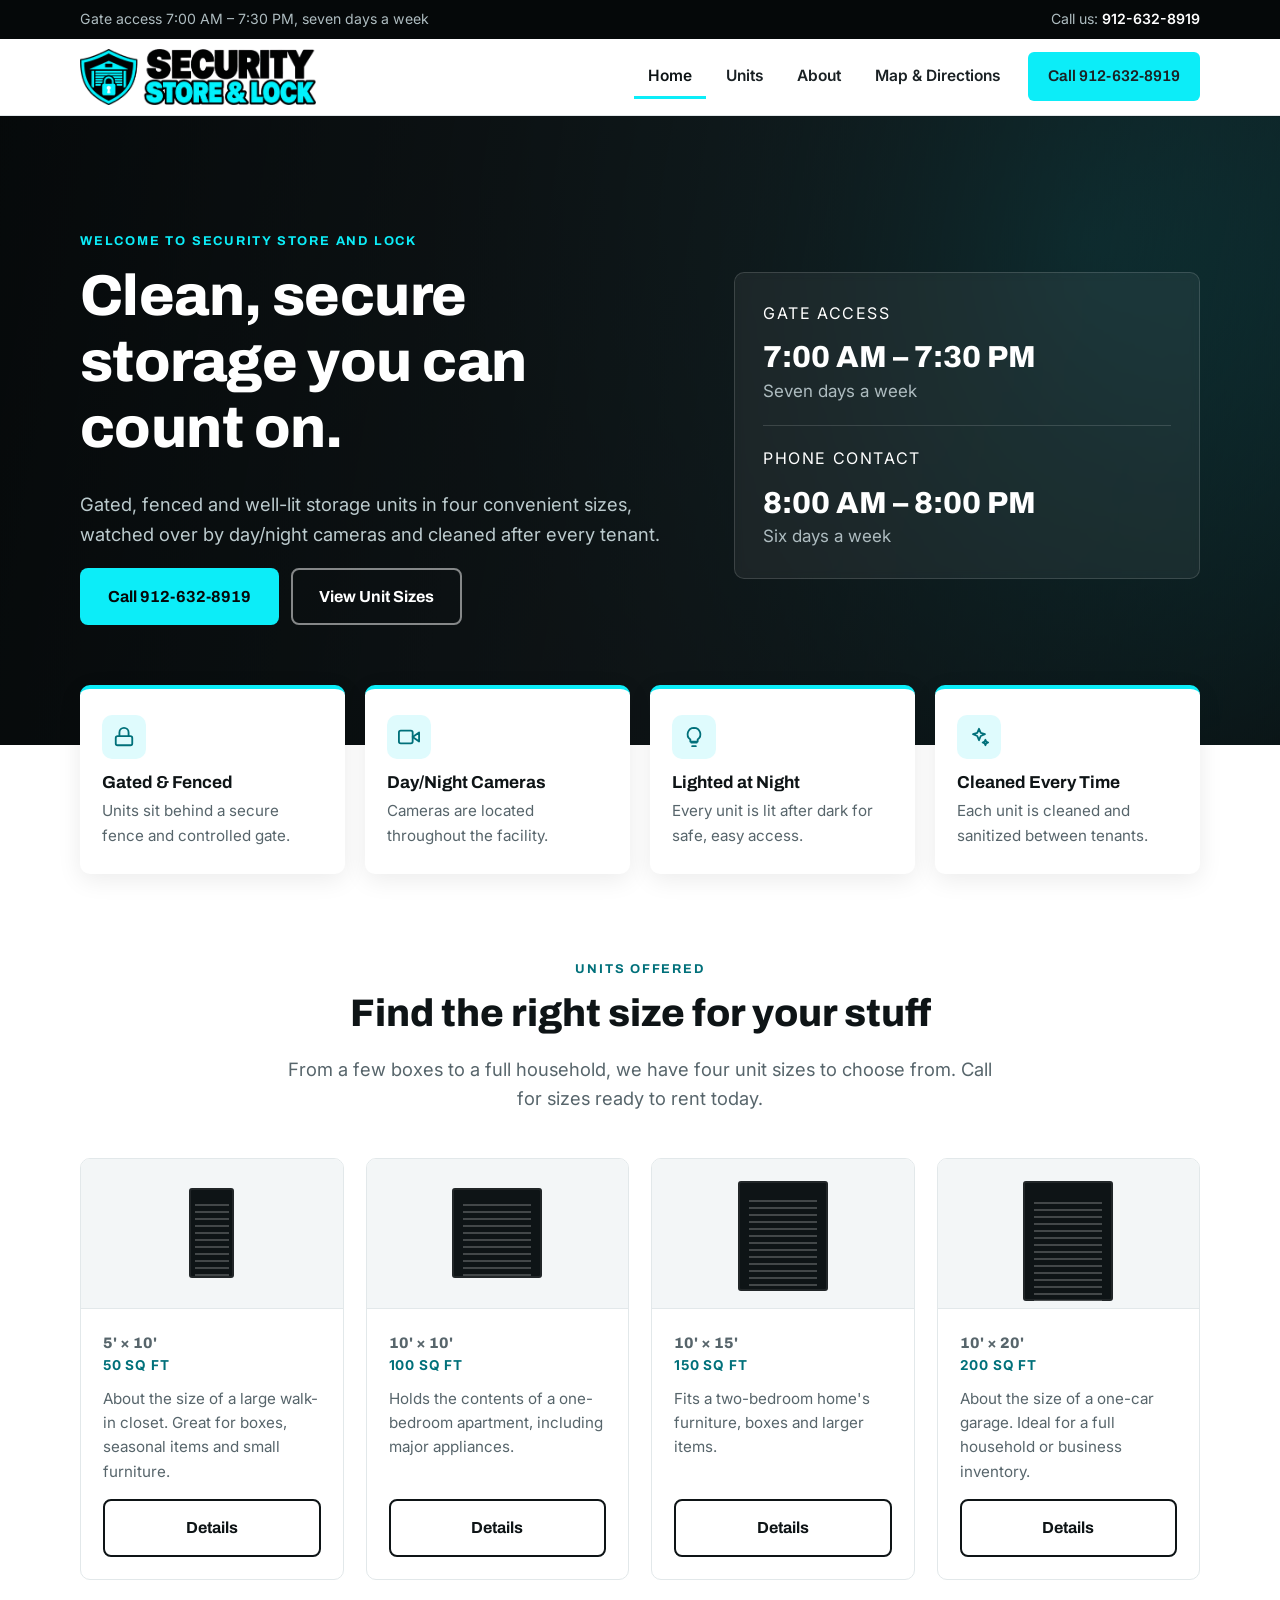
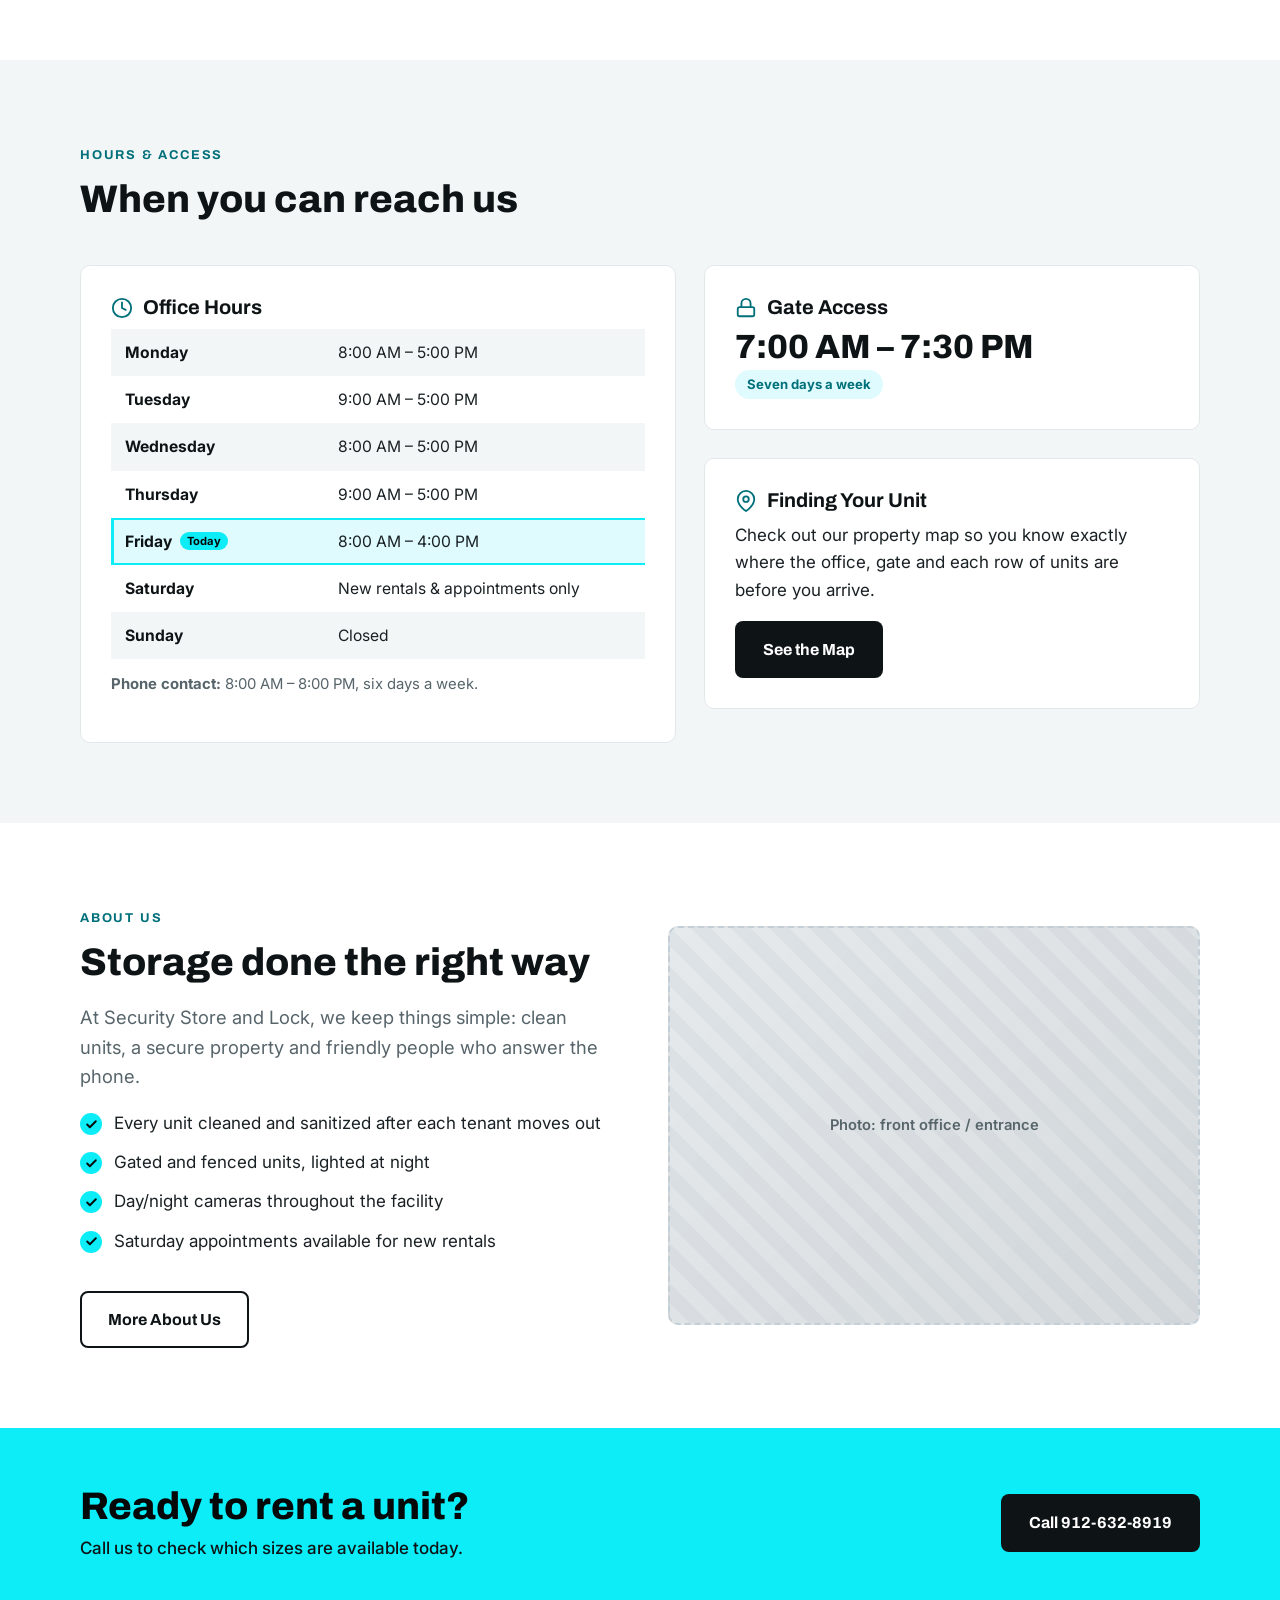
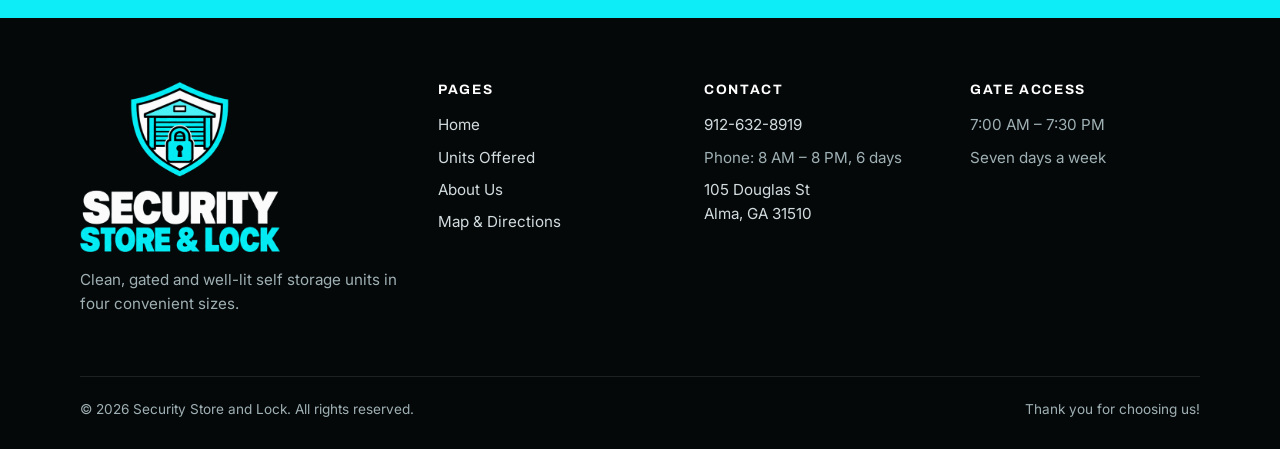
<file: index.html>
<!DOCTYPE html>
<html lang="en">
<head>
  <meta charset="UTF-8">
  <meta name="viewport" content="width=device-width, initial-scale=1">
  <title>Security Store and Lock | Clean, Secure Self Storage</title>
  <meta name="description" content="Security Store and Lock offers clean, gated, well-lit self storage units from 5x10 to 10x20 with day/night cameras and 7-day gate access. Call 912-632-8919.">
  <link rel="preconnect" href="https://fonts.googleapis.com">
  <link rel="preconnect" href="https://fonts.gstatic.com" crossorigin>
  <link href="https://fonts.googleapis.com/css2?family=Archivo:wght@600;700;800&family=Inter:wght@400;500;600;700&display=swap" rel="stylesheet">
  <link rel="icon" href="favicon.ico" sizes="any">
  <link rel="icon" type="image/png" sizes="32x32" href="images/favicon-32.png">
  <link rel="icon" type="image/png" sizes="512x512" href="images/favicon-512.png">
  <link rel="apple-touch-icon" href="images/apple-touch-icon.png">
  <meta name="theme-color" content="#050809">
  <meta property="og:image" content="images/logo.png">
  <link rel="stylesheet" href="css/styles.css?v=2">
</head>
<body>
  <a class="skip-link" href="#main">Skip to main content</a>

  <div class="topbar">
    <div class="container">
      <span class="hide-sm">Gate access 7:00 AM – 7:30 PM, seven days a week</span>
      <span>Call us: <a href="tel:+19126328919">912-632-8919</a></span>
    </div>
  </div>

  <header class="site-header">
    <div class="container">
      <a class="logo" href="index.html" aria-label="Security Store and Lock home">
        <img src="images/logo-horizontal.png" width="270" height="64" alt="Security Store &amp; Lock">
      </a>
      <button class="nav-toggle" aria-label="Menu" aria-expanded="false" aria-controls="site-nav"><span></span><span></span><span></span></button>
      <nav class="nav" id="site-nav" aria-label="Main">
        <a href="index.html" aria-current="page">Home</a>
        <a href="units.html">Units</a>
        <a href="about.html">About</a>
        <a href="directions.html">Map &amp; Directions</a>
        <a class="btn btn--accent" href="tel:+19126328919">Call 912-632-8919</a>
      </nav>
    </div>
  </header>

  <main id="main">
    <!-- HERO — to add a background photo, add style="--hero-img: url('images/hero.jpg')" to the section below -->
    <section class="hero">
      <div class="container hero-grid">
        <div>
          <span class="eyebrow">Welcome to Security Store and Lock</span>
          <h1>Clean, secure storage you can count on.</h1>
          <p class="lead">Gated, fenced and well-lit storage units in four convenient sizes, watched over by day/night cameras and cleaned after every tenant.</p>
          <div class="btn-row">
            <a class="btn btn--accent" href="tel:+19126328919">Call 912-632-8919</a>
            <a class="btn btn--ghost" href="units.html">View Unit Sizes</a>
          </div>
        </div>
        <aside class="hero-card" aria-label="Quick info">
          <p class="hero-card__label">Gate Access</p>
          <div class="big">7:00 AM – 7:30 PM</div>
          <p class="sub">Seven days a week</p>
          <hr>
          <p class="hero-card__label">Phone Contact</p>
          <div class="big">8:00 AM – 8:00 PM</div>
          <p class="sub">Six days a week</p>
        </aside>
      </div>
    </section>

    <!-- FEATURES -->
    <div class="container">
      <div class="features features--overlap">
        <div class="feature">
          <div class="icon"><svg viewBox="0 0 24 24" fill="none" stroke-width="2" stroke-linecap="round" stroke-linejoin="round"><rect x="3" y="11" width="18" height="10" rx="2"/><path d="M7 11V7a5 5 0 0 1 10 0v4"/></svg></div>
          <h3>Gated &amp; Fenced</h3>
          <p>Units sit behind a secure fence and controlled gate.</p>
        </div>
        <div class="feature">
          <div class="icon"><svg viewBox="0 0 24 24" fill="none" stroke-width="2" stroke-linecap="round" stroke-linejoin="round"><path d="M23 7l-7 5 7 5V7z"/><rect x="1" y="5" width="15" height="14" rx="2"/></svg></div>
          <h3>Day/Night Cameras</h3>
          <p>Cameras are located throughout the facility.</p>
        </div>
        <div class="feature">
          <div class="icon"><svg viewBox="0 0 24 24" fill="none" stroke-width="2" stroke-linecap="round" stroke-linejoin="round"><path d="M9 18h6M10 22h4M12 2a7 7 0 0 0-4 12.7V17h8v-2.3A7 7 0 0 0 12 2z"/></svg></div>
          <h3>Lighted at Night</h3>
          <p>Every unit is lit after dark for safe, easy access.</p>
        </div>
        <div class="feature">
          <div class="icon"><svg viewBox="0 0 24 24" fill="none" stroke-width="2" stroke-linecap="round" stroke-linejoin="round"><path d="M12 3l1.9 4.6L18.5 9l-4.6 1.9L12 15.5l-1.9-4.6L5.5 9l4.6-1.4z"/><path d="M19 15l.9 2.1L22 18l-2.1.9L19 21l-.9-2.1L16 18l2.1-.9z"/></svg></div>
          <h3>Cleaned Every Time</h3>
          <p>Each unit is cleaned and sanitized between tenants.</p>
        </div>
      </div>
    </div>

    <!-- UNITS SUMMARY -->
    <section class="section">
      <div class="container">
        <div class="section-head center">
          <span class="eyebrow">Units Offered</span>
          <h2>Find the right size for your stuff</h2>
          <p class="lead">From a few boxes to a full household, we have four unit sizes to choose from. Call for sizes ready to rent today.</p>
        </div>
        <div class="units-grid">
          <article class="unit-card">
            <div class="unit-visual"><div class="box" style="width:45px;height:90px"></div></div>
            <div class="unit-body">
              <p class="unit-size">5' × 10'</p>
              <div class="unit-sqft">50 sq ft</div>
              <p>About the size of a large walk-in closet. Great for boxes, seasonal items and small furniture.</p>
              <a class="btn btn--outline" href="units.html#5x10">Details<span class="sr-only"> on 5' × 10' units</span></a>
            </div>
          </article>
          <article class="unit-card">
            <div class="unit-visual"><div class="box" style="width:90px;height:90px"></div></div>
            <div class="unit-body">
              <p class="unit-size">10' × 10'</p>
              <div class="unit-sqft">100 sq ft</div>
              <p>Holds the contents of a one-bedroom apartment, including major appliances.</p>
              <a class="btn btn--outline" href="units.html#10x10">Details<span class="sr-only"> on 10' × 10' units</span></a>
            </div>
          </article>
          <article class="unit-card">
            <div class="unit-visual"><div class="box" style="width:90px;height:110px"></div></div>
            <div class="unit-body">
              <p class="unit-size">10' × 15'</p>
              <div class="unit-sqft">150 sq ft</div>
              <p>Fits a two-bedroom home's furniture, boxes and larger items.</p>
              <a class="btn btn--outline" href="units.html#10x15">Details<span class="sr-only"> on 10' × 15' units</span></a>
            </div>
          </article>
          <article class="unit-card">
            <div class="unit-visual"><div class="box" style="width:90px;height:120px"></div></div>
            <div class="unit-body">
              <p class="unit-size">10' × 20'</p>
              <div class="unit-sqft">200 sq ft</div>
              <p>About the size of a one-car garage. Ideal for a full household or business inventory.</p>
              <a class="btn btn--outline" href="units.html#10x20">Details<span class="sr-only"> on 10' × 20' units</span></a>
            </div>
          </article>
        </div>
      </div>
    </section>

    <!-- HOURS + GATE -->
    <section class="section section--soft">
      <div class="container">
        <div class="section-head">
          <span class="eyebrow">Hours &amp; Access</span>
          <h2>When you can reach us</h2>
        </div>
        <div class="info-grid">
          <div class="card">
            <h3><svg viewBox="0 0 24 24" fill="none" stroke-width="2" stroke-linecap="round"><circle cx="12" cy="12" r="10"/><path d="M12 6v6l4 2"/></svg>Office Hours</h3>
            <table class="hours">
              <caption class="sr-only">Office hours</caption>
              <tr data-day="1"><th scope="row">Monday</th><td>8:00 AM – 5:00 PM</td></tr>
              <tr data-day="2"><th scope="row">Tuesday</th><td>9:00 AM – 5:00 PM</td></tr>
              <tr data-day="3"><th scope="row">Wednesday</th><td>8:00 AM – 5:00 PM</td></tr>
              <tr data-day="4"><th scope="row">Thursday</th><td>9:00 AM – 5:00 PM</td></tr>
              <tr data-day="5"><th scope="row">Friday</th><td>8:00 AM – 4:00 PM</td></tr>
              <tr data-day="6"><th scope="row">Saturday</th><td>New rentals &amp; appointments only</td></tr>
              <tr data-day="0"><th scope="row">Sunday</th><td>Closed</td></tr>
            </table>
            <p class="note"><strong>Phone contact:</strong> 8:00 AM – 8:00 PM, six days a week.</p>
          </div>
          <div class="stack">
            <div class="card">
              <h3><svg viewBox="0 0 24 24" fill="none" stroke-width="2" stroke-linecap="round" stroke-linejoin="round"><rect x="3" y="11" width="18" height="10" rx="2"/><path d="M7 11V7a5 5 0 0 1 10 0v4"/></svg>Gate Access</h3>
              <div class="gate-time">7:00 AM – 7:30 PM</div>
              <span class="pill">Seven days a week</span>
            </div>
            <div class="card">
              <h3><svg viewBox="0 0 24 24" fill="none" stroke-width="2" stroke-linecap="round" stroke-linejoin="round"><path d="M21 10c0 7-9 13-9 13S3 17 3 10a9 9 0 0 1 18 0z"/><circle cx="12" cy="10" r="3"/></svg>Finding Your Unit</h3>
              <p>Check out our property map so you know exactly where the office, gate and each row of units are before you arrive.</p>
              <a class="btn btn--navy" href="directions.html">See the Map</a>
            </div>
          </div>
        </div>
      </div>
    </section>

    <!-- ABOUT SUMMARY -->
    <section class="section">
      <div class="container split">
        <div>
          <span class="eyebrow">About Us</span>
          <h2>Storage done the right way</h2>
          <p class="lead">At Security Store and Lock, we keep things simple: clean units, a secure property and friendly people who answer the phone.</p>
          <ul class="check-list">
            <li>Every unit cleaned and sanitized after each tenant moves out</li>
            <li>Gated and fenced units, lighted at night</li>
            <li>Day/night cameras throughout the facility</li>
            <li>Saturday appointments available for new rentals</li>
          </ul>
          <a class="btn btn--outline" href="about.html">More About Us</a>
        </div>
        <div class="photo" aria-hidden="true" data-label="Photo: front office / entrance"></div>
      </div>
    </section>

    <!-- CTA -->
    <section class="cta-band">
      <div class="container">
        <div>
          <h2>Ready to rent a unit?</h2>
          <p>Call us to check which sizes are available today.</p>
        </div>
        <a class="btn btn--navy" href="tel:+19126328919">Call 912-632-8919</a>
      </div>
    </section>
  </main>

  <footer class="site-footer">
    <div class="container">
      <div class="footer-grid">
        <div>
          <a class="logo" href="index.html">
            <img src="images/logo-dark.png" width="200" height="170" alt="Security Store &amp; Lock">
          </a>
          <p style="margin-top:16px">Clean, gated and well-lit self storage units in four convenient sizes.</p>
        </div>
        <div>
          <h4>Pages</h4>
          <ul>
            <li><a href="index.html">Home</a></li>
            <li><a href="units.html">Units Offered</a></li>
            <li><a href="about.html">About Us</a></li>
            <li><a href="directions.html">Map &amp; Directions</a></li>
          </ul>
        </div>
        <div>
          <h4>Contact</h4>
          <ul>
            <li><a href="tel:+19126328919">912-632-8919</a></li>
            <li>Phone: 8 AM – 8 PM, 6 days</li>
            <li><a href="directions.html">105 Douglas St<br>Alma, GA 31510</a></li>
          </ul>
        </div>
        <div>
          <h4>Gate Access</h4>
          <ul>
            <li>7:00 AM – 7:30 PM</li>
            <li>Seven days a week</li>
          </ul>
        </div>
      </div>
      <div class="footer-bottom">
        <span>&copy; <span data-year>2026</span> Security Store and Lock. All rights reserved.</span>
        <span>Thank you for choosing us!</span>
      </div>
    </div>
  </footer>

  <a class="call-bar" href="tel:+19126328919">Call to Rent: 912-632-8919</a>

  <script src="js/main.js?v=2"></script>
</body>
</html>
</file>
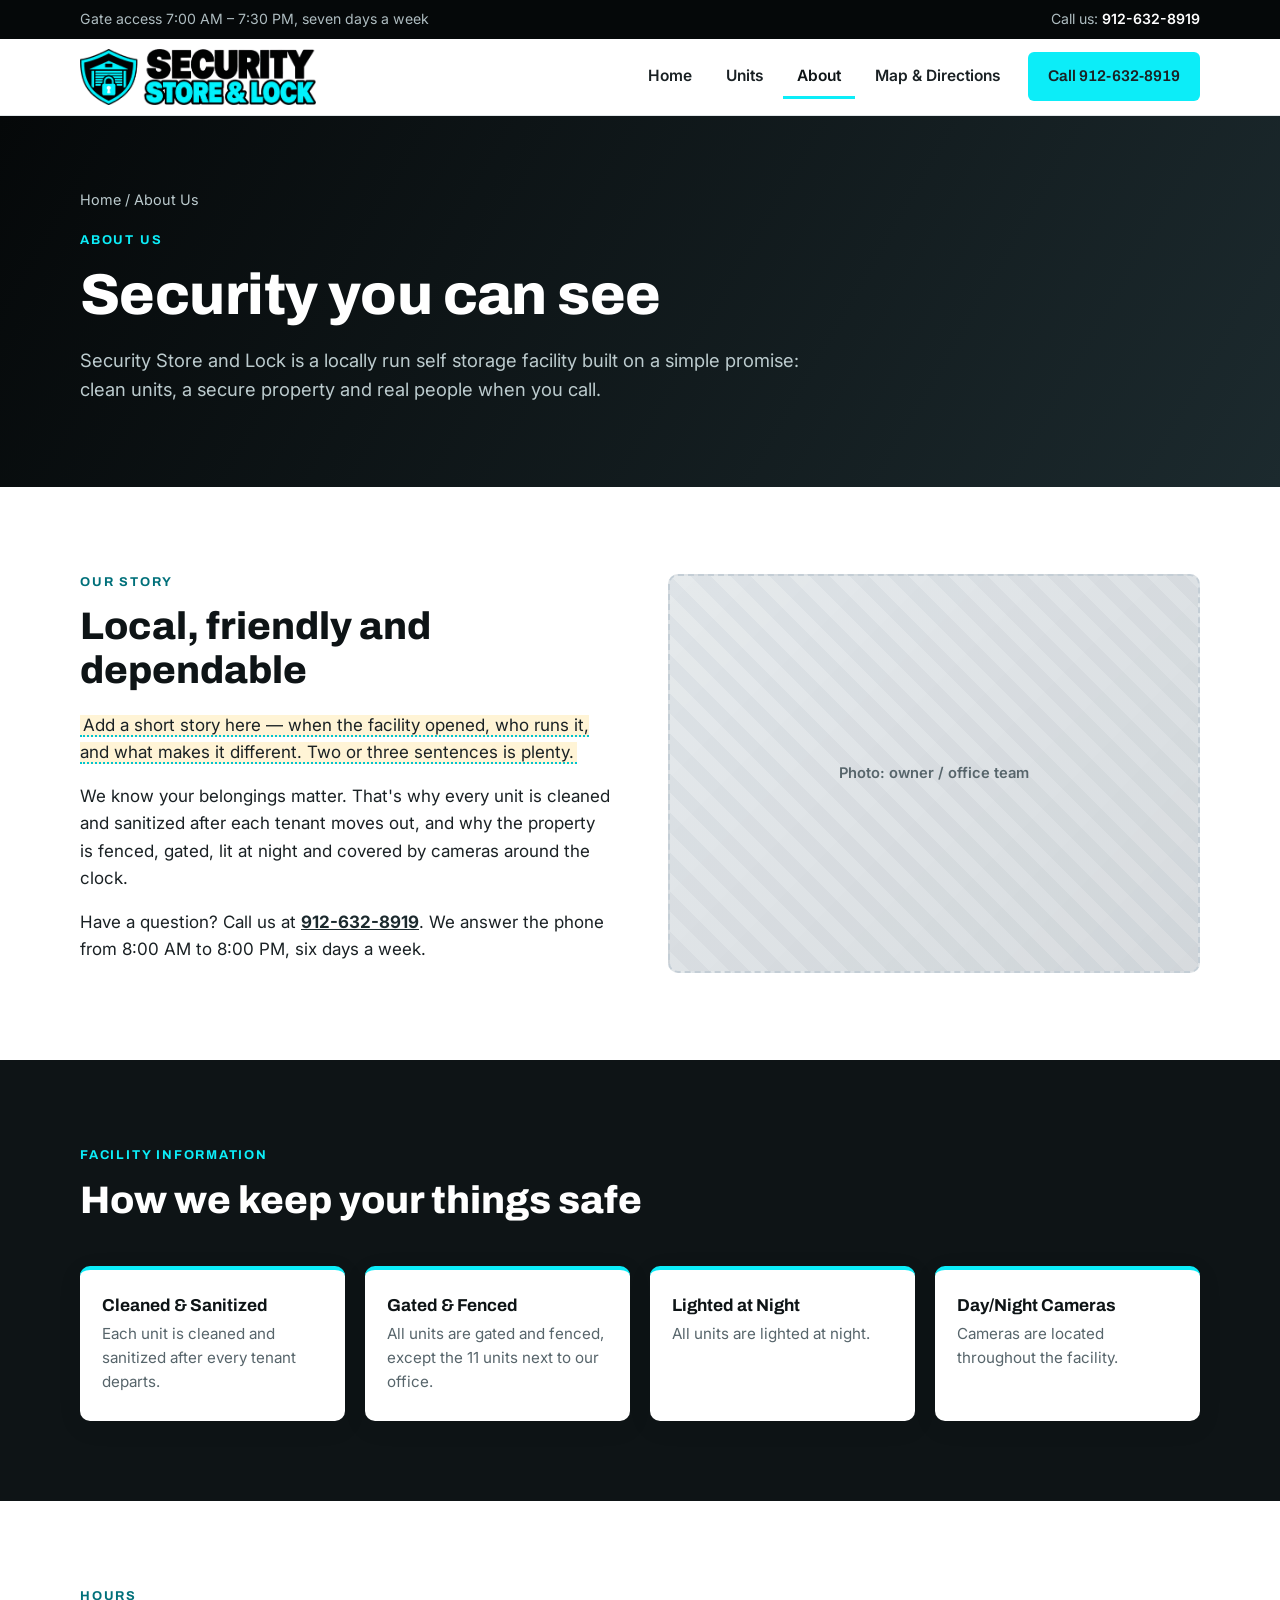
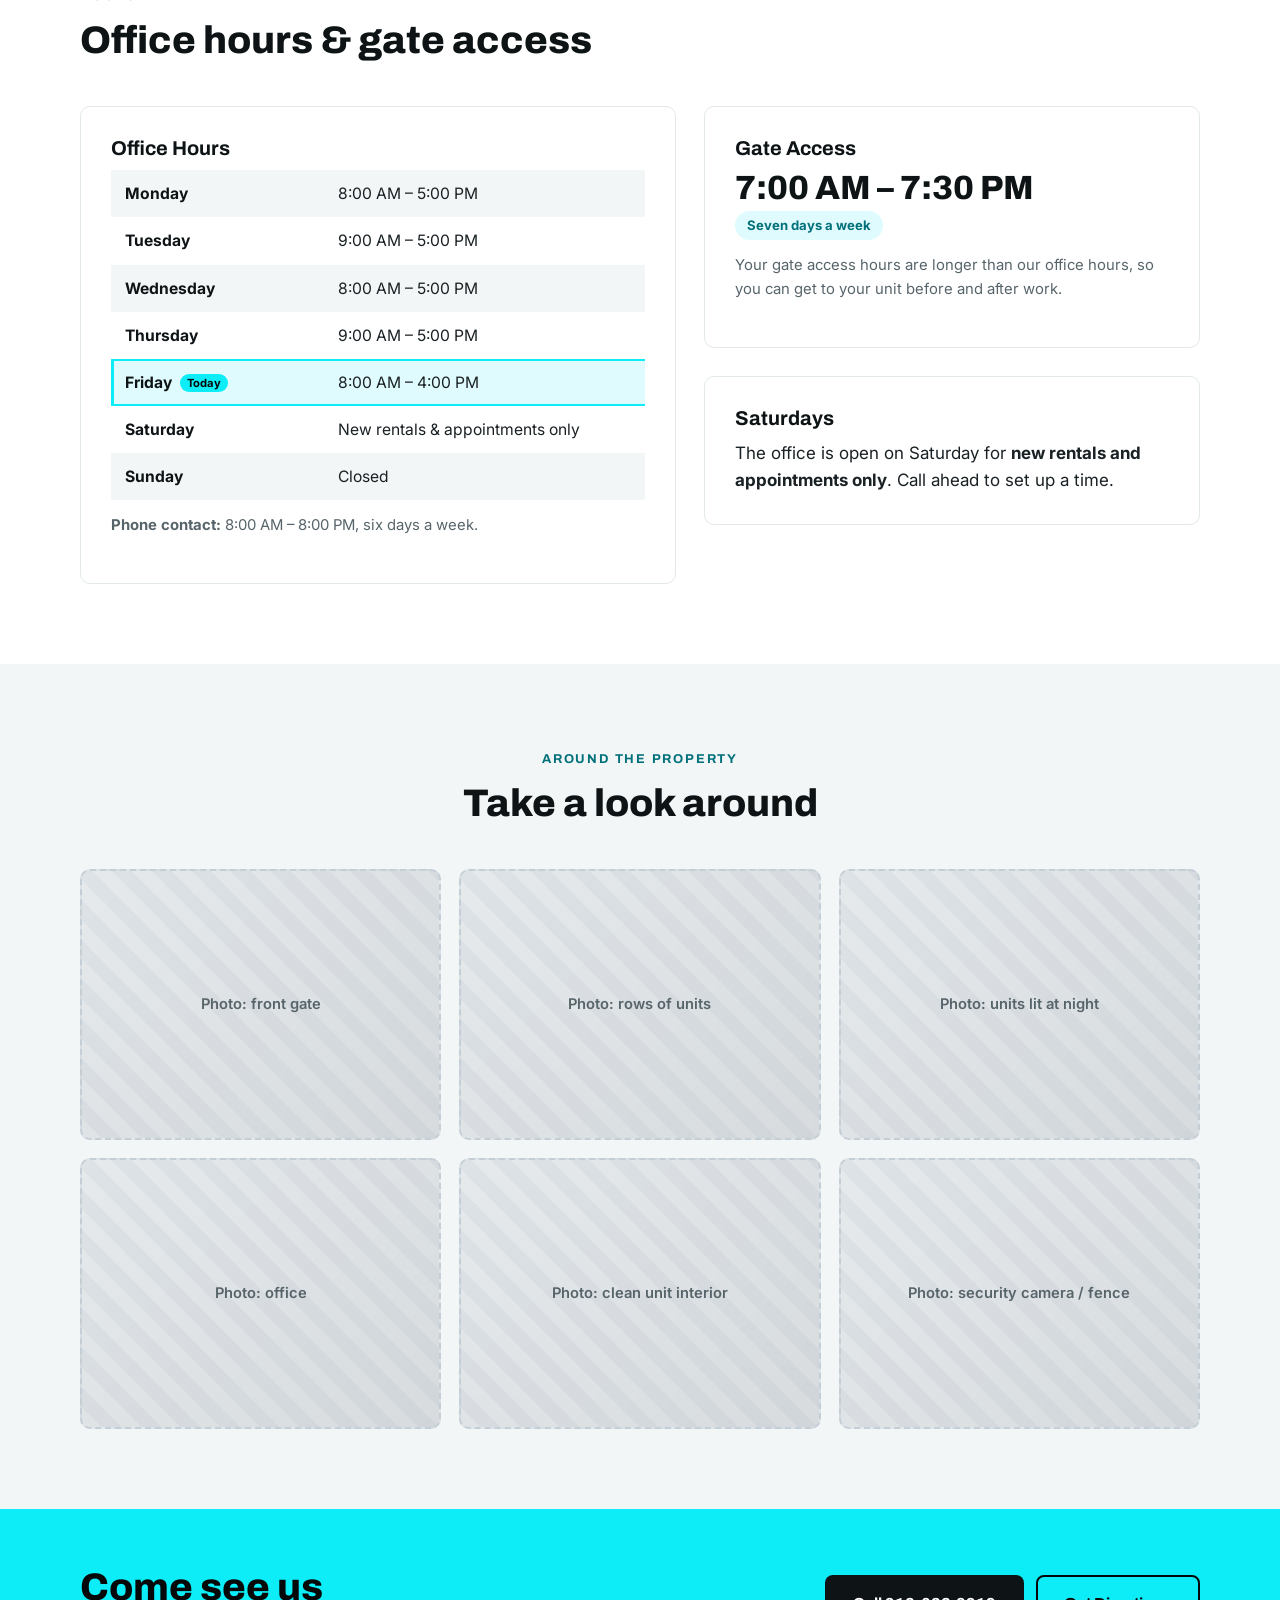
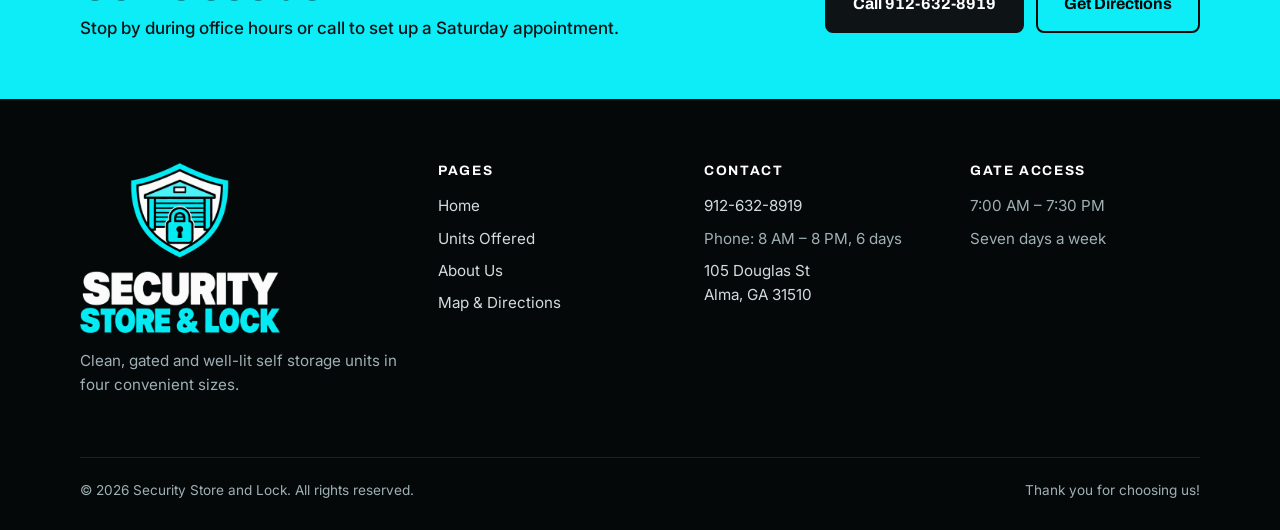
<file: about.html>
<!DOCTYPE html>
<html lang="en">
<head>
  <meta charset="UTF-8">
  <meta name="viewport" content="width=device-width, initial-scale=1">
  <title>About Us | Security Store and Lock</title>
  <meta name="description" content="Learn about Security Store and Lock: clean, sanitized units, a gated and fenced property, night lighting and day/night cameras.">
  <link rel="preconnect" href="https://fonts.googleapis.com">
  <link rel="preconnect" href="https://fonts.gstatic.com" crossorigin>
  <link href="https://fonts.googleapis.com/css2?family=Archivo:wght@600;700;800&family=Inter:wght@400;500;600;700&display=swap" rel="stylesheet">
  <link rel="icon" href="favicon.ico" sizes="any">
  <link rel="icon" type="image/png" sizes="32x32" href="images/favicon-32.png">
  <link rel="icon" type="image/png" sizes="512x512" href="images/favicon-512.png">
  <link rel="apple-touch-icon" href="images/apple-touch-icon.png">
  <meta name="theme-color" content="#050809">
  <meta property="og:image" content="images/logo.png">
  <link rel="stylesheet" href="css/styles.css?v=2">
</head>
<body>
  <a class="skip-link" href="#main">Skip to main content</a>

  <div class="topbar">
    <div class="container">
      <span class="hide-sm">Gate access 7:00 AM – 7:30 PM, seven days a week</span>
      <span>Call us: <a href="tel:+19126328919">912-632-8919</a></span>
    </div>
  </div>

  <header class="site-header">
    <div class="container">
      <a class="logo" href="index.html" aria-label="Security Store and Lock home">
        <img src="images/logo-horizontal.png" width="270" height="64" alt="Security Store &amp; Lock">
      </a>
      <button class="nav-toggle" aria-label="Menu" aria-expanded="false" aria-controls="site-nav"><span></span><span></span><span></span></button>
      <nav class="nav" id="site-nav" aria-label="Main">
        <a href="index.html">Home</a>
        <a href="units.html">Units</a>
        <a href="about.html" aria-current="page">About</a>
        <a href="directions.html">Map &amp; Directions</a>
        <a class="btn btn--accent" href="tel:+19126328919">Call 912-632-8919</a>
      </nav>
    </div>
  </header>

  <main id="main">
    <section class="page-hero">
      <div class="container">
        <div class="crumbs"><a href="index.html">Home</a> / About Us</div>
        <span class="eyebrow">About Us</span>
        <h1>Security you can see</h1>
        <p class="lead">Security Store and Lock is a locally run self storage facility built on a simple promise: clean units, a secure property and real people when you call.</p>
      </div>
    </section>

    <section class="section">
      <div class="container split">
        <div>
          <span class="eyebrow">Our Story</span>
          <h2>Local, friendly and dependable</h2>
          <p><span class="todo">Add a short story here — when the facility opened, who runs it, and what makes it different. Two or three sentences is plenty.</span></p>
          <p>We know your belongings matter. That's why every unit is cleaned and sanitized after each tenant moves out, and why the property is fenced, gated, lit at night and covered by cameras around the clock.</p>
          <p>Have a question? Call us at <a href="tel:+19126328919"><strong>912-632-8919</strong></a>. We answer the phone from 8:00 AM to 8:00 PM, six days a week.</p>
        </div>
        <div class="photo" aria-hidden="true" data-label="Photo: owner / office team"></div>
      </div>
    </section>

    <section class="section section--navy">
      <div class="container">
        <div class="section-head">
          <span class="eyebrow">Facility Information</span>
          <h2>How we keep your things safe</h2>
        </div>
        <div class="features">
          <div class="feature"><h3>Cleaned &amp; Sanitized</h3><p>Each unit is cleaned and sanitized after every tenant departs.</p></div>
          <div class="feature"><h3>Gated &amp; Fenced</h3><p>All units are gated and fenced, except the 11 units next to our office.</p></div>
          <div class="feature"><h3>Lighted at Night</h3><p>All units are lighted at night.</p></div>
          <div class="feature"><h3>Day/Night Cameras</h3><p>Cameras are located throughout the facility.</p></div>
        </div>
      </div>
    </section>

    <section class="section">
      <div class="container">
        <div class="section-head">
          <span class="eyebrow">Hours</span>
          <h2>Office hours &amp; gate access</h2>
        </div>
        <div class="info-grid">
          <div class="card">
            <h3>Office Hours</h3>
            <table class="hours">
              <caption class="sr-only">Office hours</caption>
              <tr data-day="1"><th scope="row">Monday</th><td>8:00 AM – 5:00 PM</td></tr>
              <tr data-day="2"><th scope="row">Tuesday</th><td>9:00 AM – 5:00 PM</td></tr>
              <tr data-day="3"><th scope="row">Wednesday</th><td>8:00 AM – 5:00 PM</td></tr>
              <tr data-day="4"><th scope="row">Thursday</th><td>9:00 AM – 5:00 PM</td></tr>
              <tr data-day="5"><th scope="row">Friday</th><td>8:00 AM – 4:00 PM</td></tr>
              <tr data-day="6"><th scope="row">Saturday</th><td>New rentals &amp; appointments only</td></tr>
              <tr data-day="0"><th scope="row">Sunday</th><td>Closed</td></tr>
            </table>
            <p class="note"><strong>Phone contact:</strong> 8:00 AM – 8:00 PM, six days a week.</p>
          </div>
          <div class="stack">
            <div class="card">
              <h3>Gate Access</h3>
              <div class="gate-time">7:00 AM – 7:30 PM</div>
              <span class="pill">Seven days a week</span>
              <p class="note">Your gate access hours are longer than our office hours, so you can get to your unit before and after work.</p>
            </div>
            <div class="card">
              <h3>Saturdays</h3>
              <p style="margin:0">The office is open on Saturday for <strong>new rentals and appointments only</strong>. Call ahead to set up a time.</p>
            </div>
          </div>
        </div>
      </div>
    </section>

    <section class="section section--soft">
      <div class="container">
        <div class="section-head center">
          <span class="eyebrow">Around the Property</span>
          <h2>Take a look around</h2>
        </div>
        <div class="gallery">
          <div class="photo" aria-hidden="true" data-label="Photo: front gate"></div>
          <div class="photo" aria-hidden="true" data-label="Photo: rows of units"></div>
          <div class="photo" aria-hidden="true" data-label="Photo: units lit at night"></div>
          <div class="photo" aria-hidden="true" data-label="Photo: office"></div>
          <div class="photo" aria-hidden="true" data-label="Photo: clean unit interior"></div>
          <div class="photo" aria-hidden="true" data-label="Photo: security camera / fence"></div>
        </div>
      </div>
    </section>

    <section class="cta-band">
      <div class="container">
        <div>
          <h2>Come see us</h2>
          <p>Stop by during office hours or call to set up a Saturday appointment.</p>
        </div>
        <div class="btn-row">
          <a class="btn btn--navy" href="tel:+19126328919">Call 912-632-8919</a>
          <a class="btn btn--outline-dark" href="directions.html">Get Directions</a>
        </div>
      </div>
    </section>
  </main>

  <footer class="site-footer">
    <div class="container">
      <div class="footer-grid">
        <div>
          <a class="logo" href="index.html">
            <img src="images/logo-dark.png" width="200" height="170" alt="Security Store &amp; Lock">
          </a>
          <p style="margin-top:16px">Clean, gated and well-lit self storage units in four convenient sizes.</p>
        </div>
        <div>
          <h4>Pages</h4>
          <ul>
            <li><a href="index.html">Home</a></li>
            <li><a href="units.html">Units Offered</a></li>
            <li><a href="about.html">About Us</a></li>
            <li><a href="directions.html">Map &amp; Directions</a></li>
          </ul>
        </div>
        <div>
          <h4>Contact</h4>
          <ul>
            <li><a href="tel:+19126328919">912-632-8919</a></li>
            <li>Phone: 8 AM – 8 PM, 6 days</li>
            <li><a href="directions.html">105 Douglas St<br>Alma, GA 31510</a></li>
          </ul>
        </div>
        <div>
          <h4>Gate Access</h4>
          <ul>
            <li>7:00 AM – 7:30 PM</li>
            <li>Seven days a week</li>
          </ul>
        </div>
      </div>
      <div class="footer-bottom">
        <span>&copy; <span data-year>2026</span> Security Store and Lock. All rights reserved.</span>
        <span>Thank you for choosing us!</span>
      </div>
    </div>
  </footer>

  <a class="call-bar" href="tel:+19126328919">Call to Rent: 912-632-8919</a>

  <script src="js/main.js?v=2"></script>
</body>
</html>
</file>
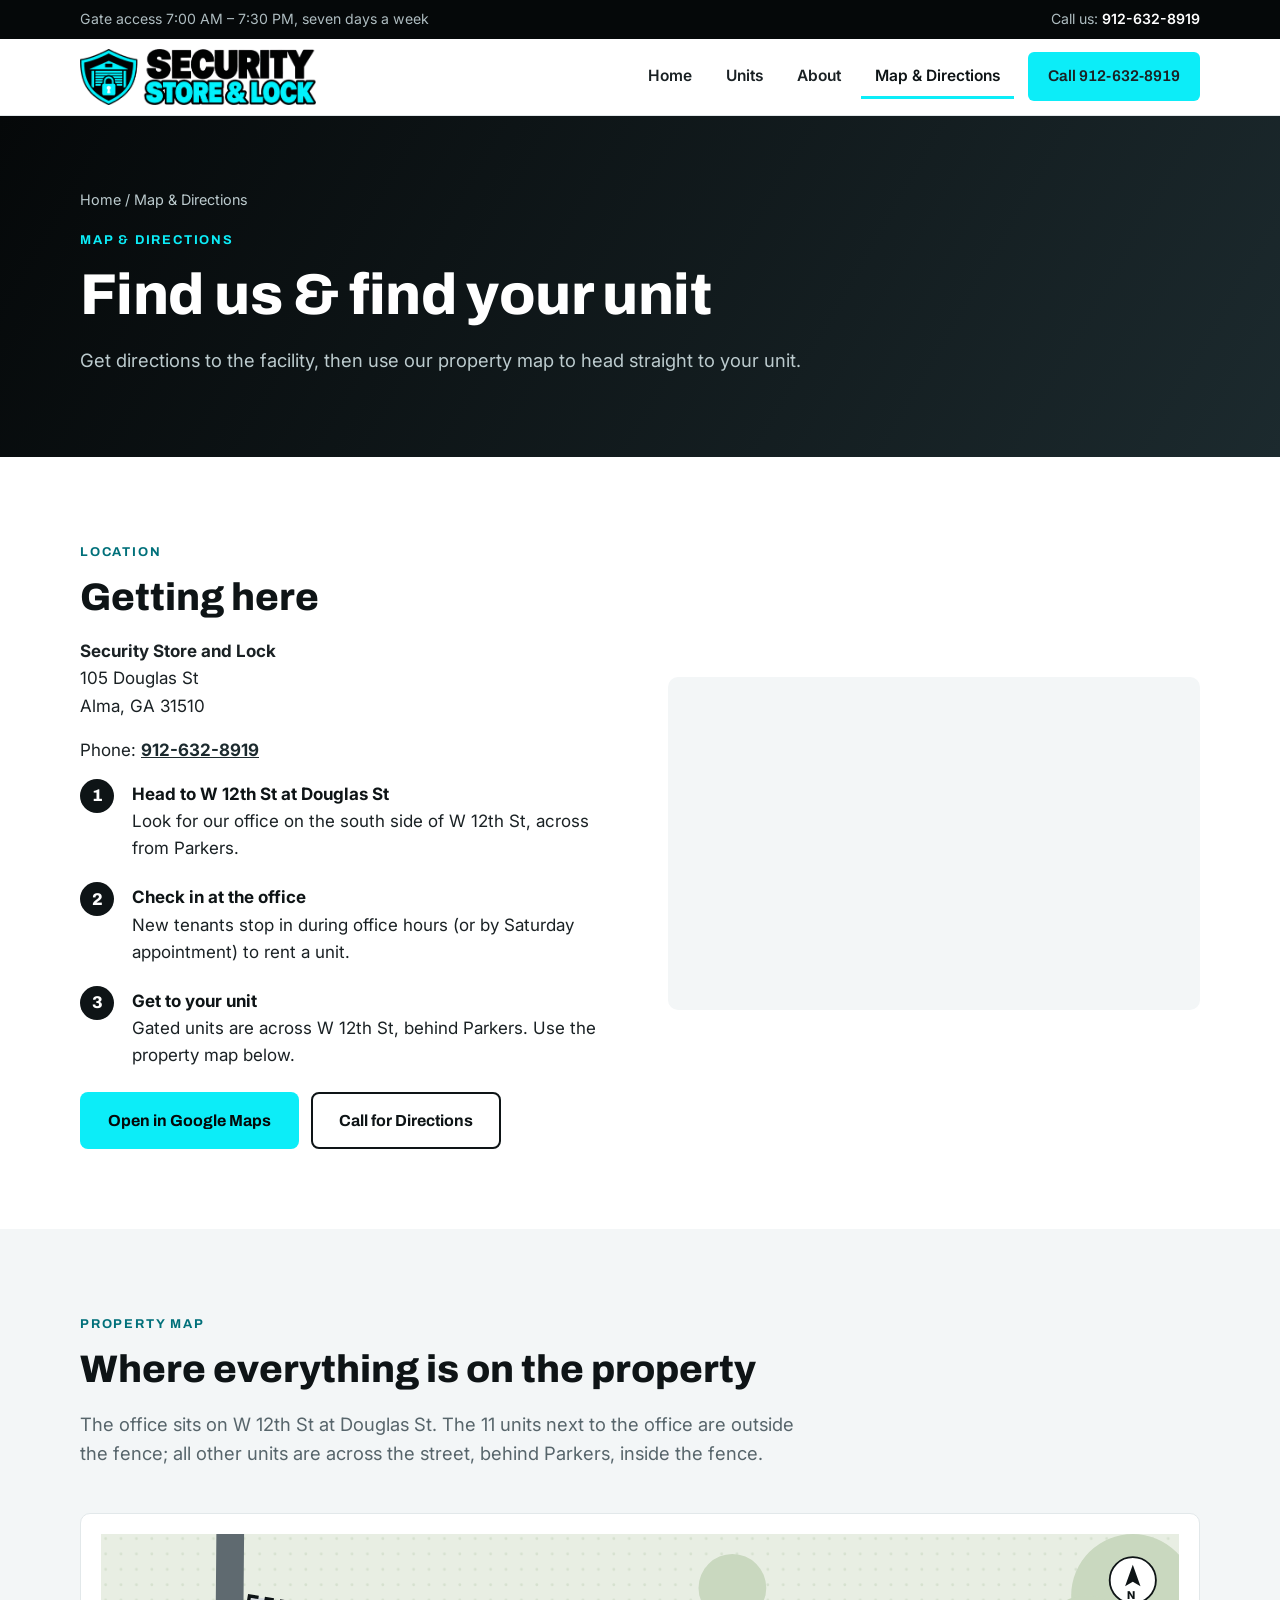
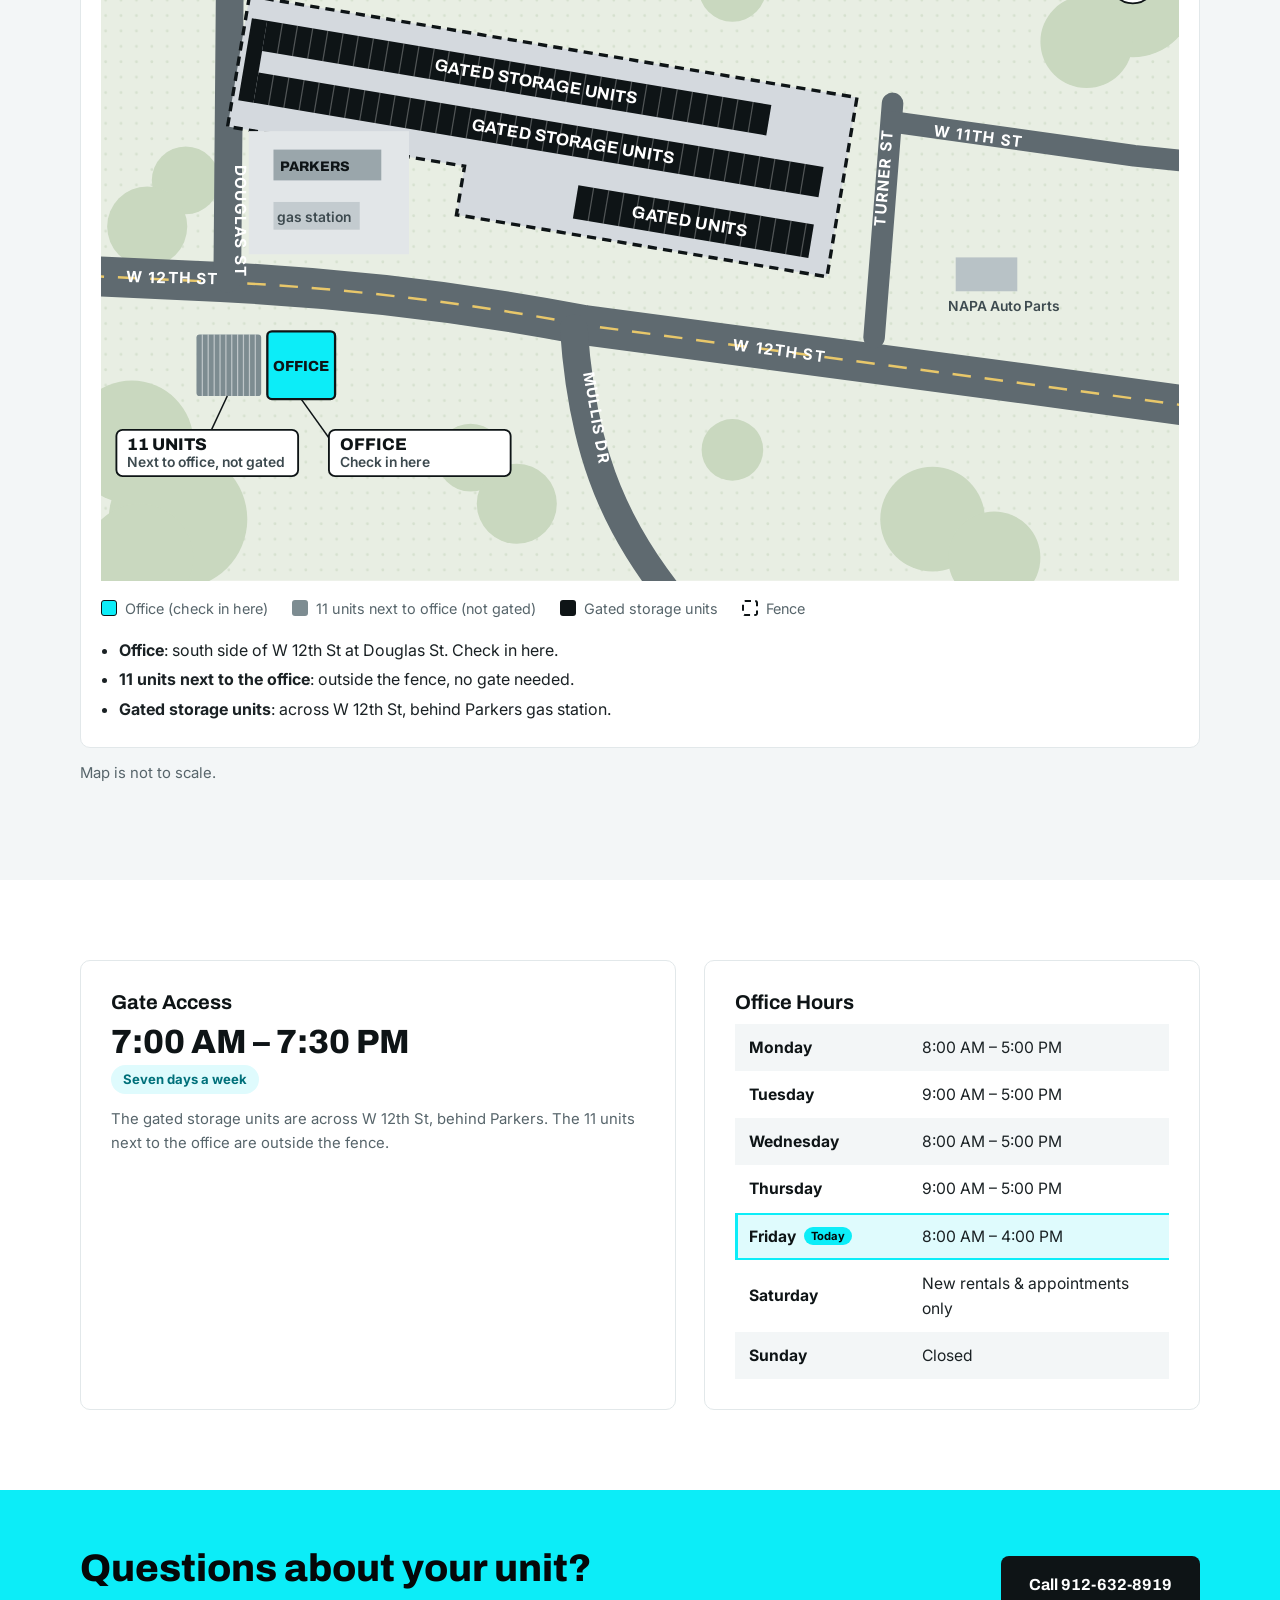
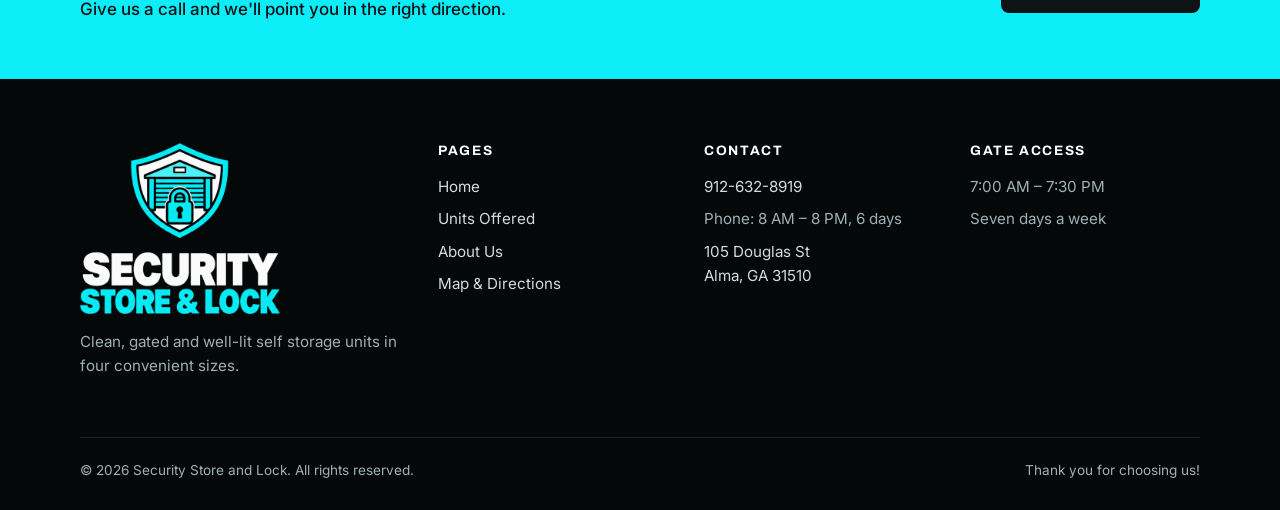
<file: directions.html>
<!DOCTYPE html>
<html lang="en">
<head>
  <meta charset="UTF-8">
  <meta name="viewport" content="width=device-width, initial-scale=1">
  <title>Map &amp; Directions | Security Store and Lock</title>
  <meta name="description" content="Directions to Security Store and Lock and a property map showing the office and storage units.">
  <link rel="preconnect" href="https://fonts.googleapis.com">
  <link rel="preconnect" href="https://fonts.gstatic.com" crossorigin>
  <link href="https://fonts.googleapis.com/css2?family=Archivo:wght@600;700;800&family=Inter:wght@400;500;600;700&display=swap" rel="stylesheet">
  <link rel="icon" href="favicon.ico" sizes="any">
  <link rel="icon" type="image/png" sizes="32x32" href="images/favicon-32.png">
  <link rel="icon" type="image/png" sizes="512x512" href="images/favicon-512.png">
  <link rel="apple-touch-icon" href="images/apple-touch-icon.png">
  <meta name="theme-color" content="#050809">
  <meta property="og:image" content="images/logo.png">
  <link rel="stylesheet" href="css/styles.css?v=2">
</head>
<body>
  <a class="skip-link" href="#main">Skip to main content</a>

  <div class="topbar">
    <div class="container">
      <span class="hide-sm">Gate access 7:00 AM – 7:30 PM, seven days a week</span>
      <span>Call us: <a href="tel:+19126328919">912-632-8919</a></span>
    </div>
  </div>

  <header class="site-header">
    <div class="container">
      <a class="logo" href="index.html" aria-label="Security Store and Lock home">
        <img src="images/logo-horizontal.png" width="270" height="64" alt="Security Store &amp; Lock">
      </a>
      <button class="nav-toggle" aria-label="Menu" aria-expanded="false" aria-controls="site-nav"><span></span><span></span><span></span></button>
      <nav class="nav" id="site-nav" aria-label="Main">
        <a href="index.html">Home</a>
        <a href="units.html">Units</a>
        <a href="about.html">About</a>
        <a href="directions.html" aria-current="page">Map &amp; Directions</a>
        <a class="btn btn--accent" href="tel:+19126328919">Call 912-632-8919</a>
      </nav>
    </div>
  </header>

  <main id="main">
    <section class="page-hero">
      <div class="container">
        <div class="crumbs"><a href="index.html">Home</a> / Map &amp; Directions</div>
        <span class="eyebrow">Map &amp; Directions</span>
        <h1>Find us &amp; find your unit</h1>
        <p class="lead">Get directions to the facility, then use our property map to head straight to your unit.</p>
      </div>
    </section>

    <section class="section">
      <div class="container split">
        <div>
          <span class="eyebrow">Location</span>
          <h2>Getting here</h2>
          <p><strong>Security Store and Lock</strong><br>
            105 Douglas St<br>
            Alma, GA 31510</p>
          <p>Phone: <a href="tel:+19126328919"><strong>912-632-8919</strong></a></p>
          <ol class="steps">
            <li><strong>Head to W 12th St at Douglas St</strong><br>Look for our office on the south side of W 12th St, across from Parkers.</li>
            <li><strong>Check in at the office</strong><br>New tenants stop in during office hours (or by Saturday appointment) to rent a unit.</li>
            <li><strong>Get to your unit</strong><br>Gated units are across W 12th St, behind Parkers. Use the property map below.</li>
          </ol>
          <div class="btn-row">
            <a class="btn btn--accent" href="https://www.google.com/maps/search/?api=1&amp;query=Security+Store+%26+Lock%2C+105+Douglas+St%2C+Alma%2C+GA+31510" target="_blank" rel="noopener">Open in Google Maps</a>
            <a class="btn btn--outline" href="tel:+19126328919">Call for Directions</a>
          </div>
        </div>
        <iframe class="map-embed" title="Map to Security Store and Lock" loading="lazy" referrerpolicy="no-referrer-when-downgrade"
          src="https://www.google.com/maps?q=Security+Store+%26+Lock,+105+Douglas+St,+Alma,+GA+31510&amp;z=16&amp;output=embed"></iframe>
      </div>
    </section>

    <section class="section section--soft" id="property-map">
      <div class="container">
        <div class="section-head">
          <span class="eyebrow">Property Map</span>
          <h2>Where everything is on the property</h2>
          <p class="lead">The office sits on W 12th St at Douglas St. The 11 units next to the office are outside the fence; all other units are across the street, behind Parkers, inside the fence.</p>
        </div>

        <p class="note swipe-hint">Swipe sideways to see the whole map.</p>
        <div class="site-map-wrap">
          <!-- PROPERTY MAP: traced from the owner's marked-up aerial photo. -->
          <svg class="site-map" viewBox="150 140 700 420" role="img" aria-labelledby="map-title map-desc">
            <title id="map-title">Security Store and Lock property map</title>
            <desc id="map-desc">The office and 11 ungated units are on the south side of W 12th St at Douglas St. The gated storage rows are across W 12th St, behind Parkers gas station.</desc>
            <defs>
              <pattern id="grass" width="10" height="10" patternUnits="userSpaceOnUse"><rect width="10" height="10" fill="#e8eee3"/><circle cx="3" cy="3" r=".9" fill="#d6e1cf"/></pattern>
            </defs>
            <style>
              .road { fill: none; stroke: #5f6a70; stroke-linecap: round; stroke-linejoin: round; }
              .rlbl { font: 700 10px Inter, sans-serif; fill: #fff; letter-spacing: .08em; }
              .lbl { font: 700 11px Archivo, sans-serif; fill: #fff; }
              .lbl-dark { font: 800 11px Archivo, sans-serif; fill: #0e1416; }
              .lbl-sm { font: 600 9px Inter, sans-serif; fill: #3d4a4f; }
              .tag { fill: #fff; stroke: #0e1416; stroke-width: 1.2; }
            </style>
            <rect x="150" y="140" width="700" height="420" fill="url(#grass)"/>
            <g fill="#c9d8bf">
              <circle cx="170" cy="470" r="40"/>
              <circle cx="200" cy="520" r="45"/>
              <circle cx="175" cy="545" r="35"/>
              <circle cx="390" cy="480" r="22"/>
              <circle cx="420" cy="510" r="26"/>
              <circle cx="560" cy="475" r="20"/>
              <circle cx="690" cy="520" r="34"/>
              <circle cx="730" cy="545" r="30"/>
              <circle cx="820" cy="180" r="40"/>
              <circle cx="790" cy="210" r="30"/>
              <circle cx="560" cy="175" r="22"/>
              <circle cx="205" cy="300" r="22"/>
              <circle cx="180" cy="330" r="26"/>
            </g>
            <path class="road" stroke-width="26" d="M140 362 L228 366 Q350 372 464 394 L750 432 L860 447"/>
            <path fill="none" stroke="#e8c76a" stroke-width="1.6" stroke-dasharray="12 9" d="M140 362 L228 366 Q350 372 464 394 L750 432 L860 447"/>
            <path class="road" stroke-width="18" d="M234 130 L232 364"/>
            <path class="road" stroke-width="14"  d="M664 250 L652 402"/>
            <path class="road" stroke-width="14" d="M664 262 L821 284 L860 288"/>
            <path class="road" stroke-width="18" d="M457 396 C462 470 480 520 520 570"/>
            <text class="rlbl" transform="translate(560 410) rotate(7.6)">W 12TH ST</text>
            <text class="rlbl" transform="translate(166 366) rotate(1.5)">W 12TH ST</text>
            <text class="rlbl" transform="translate(237 290) rotate(90)">DOUGLAS ST</text>
            <text class="rlbl" transform="translate(659 330) rotate(-85)">TURNER ST</text>
            <text class="rlbl" transform="translate(690 271) rotate(7.5)">W 11TH ST</text>
            <text class="rlbl" transform="translate(463 425) rotate(80)">MULLIS DR</text>
            <polygon points="246.4,180.2 640.9,246.2 621.4,362.6 380.8,322.3 386.1,290.8 232.2,265.0" fill="#d4d9de"/>
            <polygon points="246.4,180.2 640.9,246.2 621.4,362.6 380.8,322.3 386.1,290.8 232.2,265.0" fill="none" stroke="#0e1416" stroke-width="2.2" stroke-dasharray="6 4"/>
            <polygon points="257.9,196.3 585.3,251.1 582.0,270.8 254.6,216.0" fill="#0e1416"/>
            <g stroke="#fff" stroke-opacity=".28" stroke-width=".8">
              <line x1="267.8" y1="198.0" x2="264.5" y2="217.7"/>
              <line x1="277.6" y1="199.6" x2="274.3" y2="219.3"/>
              <line x1="287.5" y1="201.3" x2="284.2" y2="221.0"/>
              <line x1="297.3" y1="202.9" x2="294.0" y2="222.6"/>
              <line x1="307.2" y1="204.6" x2="303.9" y2="224.3"/>
              <line x1="317.1" y1="206.2" x2="313.8" y2="225.9"/>
              <line x1="326.9" y1="207.9" x2="323.6" y2="227.6"/>
              <line x1="336.8" y1="209.5" x2="333.5" y2="229.2"/>
              <line x1="346.7" y1="211.2" x2="343.4" y2="230.9"/>
              <line x1="356.5" y1="212.8" x2="353.2" y2="232.6"/>
              <line x1="366.4" y1="214.5" x2="363.1" y2="234.2"/>
              <line x1="376.2" y1="216.1" x2="372.9" y2="235.9"/>
              <line x1="386.1" y1="217.8" x2="382.8" y2="237.5"/>
              <line x1="396.0" y1="219.4" x2="392.7" y2="239.2"/>
              <line x1="405.8" y1="221.1" x2="402.5" y2="240.8"/>
              <line x1="415.7" y1="222.7" x2="412.4" y2="242.5"/>
              <line x1="425.6" y1="224.4" x2="422.3" y2="244.1"/>
              <line x1="435.4" y1="226.0" x2="432.1" y2="245.8"/>
              <line x1="445.3" y1="227.7" x2="442.0" y2="247.4"/>
              <line x1="455.1" y1="229.3" x2="451.8" y2="249.1"/>
              <line x1="465.0" y1="231.0" x2="461.7" y2="250.7"/>
              <line x1="474.9" y1="232.6" x2="471.6" y2="252.4"/>
              <line x1="484.7" y1="234.3" x2="481.4" y2="254.0"/>
              <line x1="494.6" y1="235.9" x2="491.3" y2="255.7"/>
              <line x1="504.5" y1="237.6" x2="501.2" y2="257.3"/>
              <line x1="514.3" y1="239.2" x2="511.0" y2="259.0"/>
              <line x1="524.2" y1="240.9" x2="520.9" y2="260.6"/>
              <line x1="534.1" y1="242.5" x2="530.7" y2="262.3"/>
              <line x1="543.9" y1="244.2" x2="540.6" y2="263.9"/>
              <line x1="553.8" y1="245.8" x2="550.5" y2="265.6"/>
              <line x1="563.6" y1="247.5" x2="560.3" y2="267.2"/>
              <line x1="573.5" y1="249.1" x2="570.2" y2="268.9"/>
            </g>
            <polygon points="252.3,229.9 619.2,291.3 615.9,311.0 249.0,249.6" fill="#0e1416"/>
            <g stroke="#fff" stroke-opacity=".28" stroke-width=".8">
              <line x1="262.1" y1="231.5" x2="258.8" y2="251.2"/>
              <line x1="272.0" y1="233.2" x2="268.7" y2="252.9"/>
              <line x1="281.9" y1="234.8" x2="278.6" y2="254.5"/>
              <line x1="291.7" y1="236.5" x2="288.4" y2="256.2"/>
              <line x1="301.6" y1="238.1" x2="298.3" y2="257.8"/>
              <line x1="311.5" y1="239.8" x2="308.2" y2="259.5"/>
              <line x1="321.3" y1="241.4" x2="318.0" y2="261.1"/>
              <line x1="331.2" y1="243.1" x2="327.9" y2="262.8"/>
              <line x1="341.0" y1="244.7" x2="337.7" y2="264.4"/>
              <line x1="350.9" y1="246.4" x2="347.6" y2="266.1"/>
              <line x1="360.8" y1="248.0" x2="357.5" y2="267.7"/>
              <line x1="370.6" y1="249.7" x2="367.3" y2="269.4"/>
              <line x1="380.5" y1="251.3" x2="377.2" y2="271.0"/>
              <line x1="390.4" y1="253.0" x2="387.1" y2="272.7"/>
              <line x1="400.2" y1="254.6" x2="396.9" y2="274.3"/>
              <line x1="410.1" y1="256.3" x2="406.8" y2="276.0"/>
              <line x1="419.9" y1="257.9" x2="416.6" y2="277.6"/>
              <line x1="429.8" y1="259.6" x2="426.5" y2="279.3"/>
              <line x1="439.7" y1="261.2" x2="436.4" y2="280.9"/>
              <line x1="449.5" y1="262.9" x2="446.2" y2="282.6"/>
              <line x1="459.4" y1="264.5" x2="456.1" y2="284.2"/>
              <line x1="469.3" y1="266.2" x2="466.0" y2="285.9"/>
              <line x1="479.1" y1="267.8" x2="475.8" y2="287.5"/>
              <line x1="489.0" y1="269.5" x2="485.7" y2="289.2"/>
              <line x1="498.9" y1="271.1" x2="495.5" y2="290.8"/>
              <line x1="508.7" y1="272.8" x2="505.4" y2="292.5"/>
              <line x1="518.6" y1="274.4" x2="515.3" y2="294.1"/>
              <line x1="528.4" y1="276.1" x2="525.1" y2="295.8"/>
              <line x1="538.3" y1="277.7" x2="535.0" y2="297.4"/>
              <line x1="548.2" y1="279.4" x2="544.9" y2="299.1"/>
              <line x1="558.0" y1="281.0" x2="554.7" y2="300.7"/>
              <line x1="567.9" y1="282.7" x2="564.6" y2="302.4"/>
              <line x1="577.8" y1="284.3" x2="574.5" y2="304.0"/>
              <line x1="587.6" y1="286.0" x2="584.3" y2="305.7"/>
              <line x1="597.5" y1="287.6" x2="594.2" y2="307.3"/>
              <line x1="607.3" y1="289.3" x2="604.0" y2="309.0"/>
            </g>
            <polygon points="460.0,303.1 612.9,328.7 609.3,350.4 456.4,324.8" fill="#0e1416"/>
            <g stroke="#fff" stroke-opacity=".28" stroke-width=".8">
              <line x1="469.9" y1="304.8" x2="466.3" y2="326.5"/>
              <line x1="479.8" y1="306.4" x2="476.1" y2="328.1"/>
              <line x1="489.6" y1="308.1" x2="486.0" y2="329.8"/>
              <line x1="499.5" y1="309.8" x2="495.9" y2="331.4"/>
              <line x1="509.3" y1="311.4" x2="505.7" y2="333.1"/>
              <line x1="519.2" y1="313.1" x2="515.6" y2="334.7"/>
              <line x1="529.1" y1="314.7" x2="525.4" y2="336.4"/>
              <line x1="538.9" y1="316.4" x2="535.3" y2="338.1"/>
              <line x1="548.8" y1="318.0" x2="545.2" y2="339.7"/>
              <line x1="558.7" y1="319.7" x2="555.0" y2="341.4"/>
              <line x1="568.5" y1="321.3" x2="564.9" y2="343.0"/>
              <line x1="578.4" y1="323.0" x2="574.8" y2="344.7"/>
              <line x1="588.2" y1="324.6" x2="584.6" y2="346.3"/>
              <line x1="598.1" y1="326.3" x2="594.5" y2="348.0"/>
              <line x1="608.0" y1="327.9" x2="604.3" y2="349.6"/>
            </g>
            <polygon points="248.0,194.7 257.9,196.3 249.0,249.6 239.1,247.9" fill="#0e1416"/>
            <text class="lbl" transform="translate(366.0 228.6) rotate(9.5)">GATED STORAGE UNITS</text>
            <text class="lbl" transform="translate(390.0 267.1) rotate(9.5)">GATED STORAGE UNITS</text>
            <text class="lbl" transform="translate(494.0 324.0) rotate(9.5)">GATED UNITS</text>
            <rect x="246" y="268" width="104" height="80" fill="#e2e6e8"/>
            <rect x="262" y="280" width="70" height="20" fill="#9aa6ab"/>
            <rect x="262" y="314" width="56" height="18" fill="#c3cbcf"/>
            <text class="lbl-dark" x="266" y="294" style="font-size:9px">PARKERS</text>
            <text class="lbl-sm" x="264" y="327">gas station</text>
            <rect x="212" y="400" width="42" height="40" rx="2" fill="#7d8c91"/>
            <g stroke="#fff" stroke-opacity=".5" stroke-width=".8">
              <line x1="215.8" y1="400" x2="215.8" y2="440"/>
              <line x1="219.6" y1="400" x2="219.6" y2="440"/>
              <line x1="223.5" y1="400" x2="223.5" y2="440"/>
              <line x1="227.3" y1="400" x2="227.3" y2="440"/>
              <line x1="231.1" y1="400" x2="231.1" y2="440"/>
              <line x1="234.9" y1="400" x2="234.9" y2="440"/>
              <line x1="238.7" y1="400" x2="238.7" y2="440"/>
              <line x1="242.5" y1="400" x2="242.5" y2="440"/>
              <line x1="246.4" y1="400" x2="246.4" y2="440"/>
              <line x1="250.2" y1="400" x2="250.2" y2="440"/>
            </g>
            <rect x="258" y="398" width="44" height="44" rx="3" fill="#0cedf8" stroke="#0e1416" stroke-width="1.5"/>
            <text class="lbl-dark" x="262" y="424" style="font-size:9.5px">OFFICE</text>
            <path d="M280 442 L300 470" stroke="#0e1416" stroke-width="1"/>
            <rect x="298" y="462" width="118" height="30" rx="4" class="tag"/>
            <text class="lbl-dark" x="305" y="475">OFFICE</text>
            <text class="lbl-sm" x="305" y="486">Check in here</text>
            <path d="M232 440 L218 470" stroke="#0e1416" stroke-width="1"/>
            <rect x="160" y="462" width="118" height="30" rx="4" class="tag"/>
            <text class="lbl-dark" x="167" y="475">11 UNITS</text>
            <text class="lbl-sm" x="167" y="486">Next to office, not gated</text>
            <rect x="705" y="350" width="40" height="22" fill="#b8c2c6"/>
            <text class="lbl-sm" x="700" y="385">NAPA Auto Parts</text>
            <g transform="translate(820 170)">
              <circle r="15" fill="#fff" stroke="#0e1416" stroke-width="1.2"/>
              <path d="M0 -10 L5 4 L0 1 L-5 4 Z" fill="#0e1416"/>
              <text x="-3.5" y="12" style="font:800 7px Inter,sans-serif;fill:#0e1416">N</text>
            </g>
          </svg>
          <div class="legend">
            <span><i aria-hidden="true" style="background:#0cedf8;border:1.5px solid #0e1416"></i>Office (check in here)</span>
            <span><i aria-hidden="true" style="background:#7d8c91"></i>11 units next to office (not gated)</span>
            <span><i aria-hidden="true" style="background:#0e1416"></i>Gated storage units</span>
            <span><i aria-hidden="true" style="border:2px dashed #0e1416;background:transparent"></i>Fence</span>
          </div>
          <ul class="map-key">
            <li><strong>Office</strong>: south side of W 12th St at Douglas St. Check in here.</li>
            <li><strong>11 units next to the office</strong>: outside the fence, no gate needed.</li>
            <li><strong>Gated storage units</strong>: across W 12th St, behind Parkers gas station.</li>
          </ul>
        </div>
        <p class="note">Map is not to scale.</p>
      </div>
    </section>

    <section class="section">
      <div class="container info-grid">
        <div class="card">
          <h3>Gate Access</h3>
          <div class="gate-time">7:00 AM – 7:30 PM</div>
          <span class="pill">Seven days a week</span>
          <p class="note">The gated storage units are across W 12th St, behind Parkers. The 11 units next to the office are outside the fence.</p>
        </div>
        <div class="card">
          <h3>Office Hours</h3>
          <table class="hours">
              <caption class="sr-only">Office hours</caption>
            <tr data-day="1"><th scope="row">Monday</th><td>8:00 AM – 5:00 PM</td></tr>
            <tr data-day="2"><th scope="row">Tuesday</th><td>9:00 AM – 5:00 PM</td></tr>
            <tr data-day="3"><th scope="row">Wednesday</th><td>8:00 AM – 5:00 PM</td></tr>
            <tr data-day="4"><th scope="row">Thursday</th><td>9:00 AM – 5:00 PM</td></tr>
            <tr data-day="5"><th scope="row">Friday</th><td>8:00 AM – 4:00 PM</td></tr>
            <tr data-day="6"><th scope="row">Saturday</th><td>New rentals &amp; appointments only</td></tr>
            <tr data-day="0"><th scope="row">Sunday</th><td>Closed</td></tr>
          </table>
        </div>
      </div>
    </section>

    <section class="cta-band">
      <div class="container">
        <div>
          <h2>Questions about your unit?</h2>
          <p>Give us a call and we'll point you in the right direction.</p>
        </div>
        <a class="btn btn--navy" href="tel:+19126328919">Call 912-632-8919</a>
      </div>
    </section>
  </main>

  <footer class="site-footer">
    <div class="container">
      <div class="footer-grid">
        <div>
          <a class="logo" href="index.html">
            <img src="images/logo-dark.png" width="200" height="170" alt="Security Store &amp; Lock">
          </a>
          <p style="margin-top:16px">Clean, gated and well-lit self storage units in four convenient sizes.</p>
        </div>
        <div>
          <h4>Pages</h4>
          <ul>
            <li><a href="index.html">Home</a></li>
            <li><a href="units.html">Units Offered</a></li>
            <li><a href="about.html">About Us</a></li>
            <li><a href="directions.html">Map &amp; Directions</a></li>
          </ul>
        </div>
        <div>
          <h4>Contact</h4>
          <ul>
            <li><a href="tel:+19126328919">912-632-8919</a></li>
            <li>Phone: 8 AM – 8 PM, 6 days</li>
            <li><a href="directions.html">105 Douglas St<br>Alma, GA 31510</a></li>
          </ul>
        </div>
        <div>
          <h4>Gate Access</h4>
          <ul>
            <li>7:00 AM – 7:30 PM</li>
            <li>Seven days a week</li>
          </ul>
        </div>
      </div>
      <div class="footer-bottom">
        <span>&copy; <span data-year>2026</span> Security Store and Lock. All rights reserved.</span>
        <span>Thank you for choosing us!</span>
      </div>
    </div>
  </footer>

  <a class="call-bar" href="tel:+19126328919">Call to Rent: 912-632-8919</a>

  <script src="js/main.js?v=2"></script>
</body>
</html>
</file>
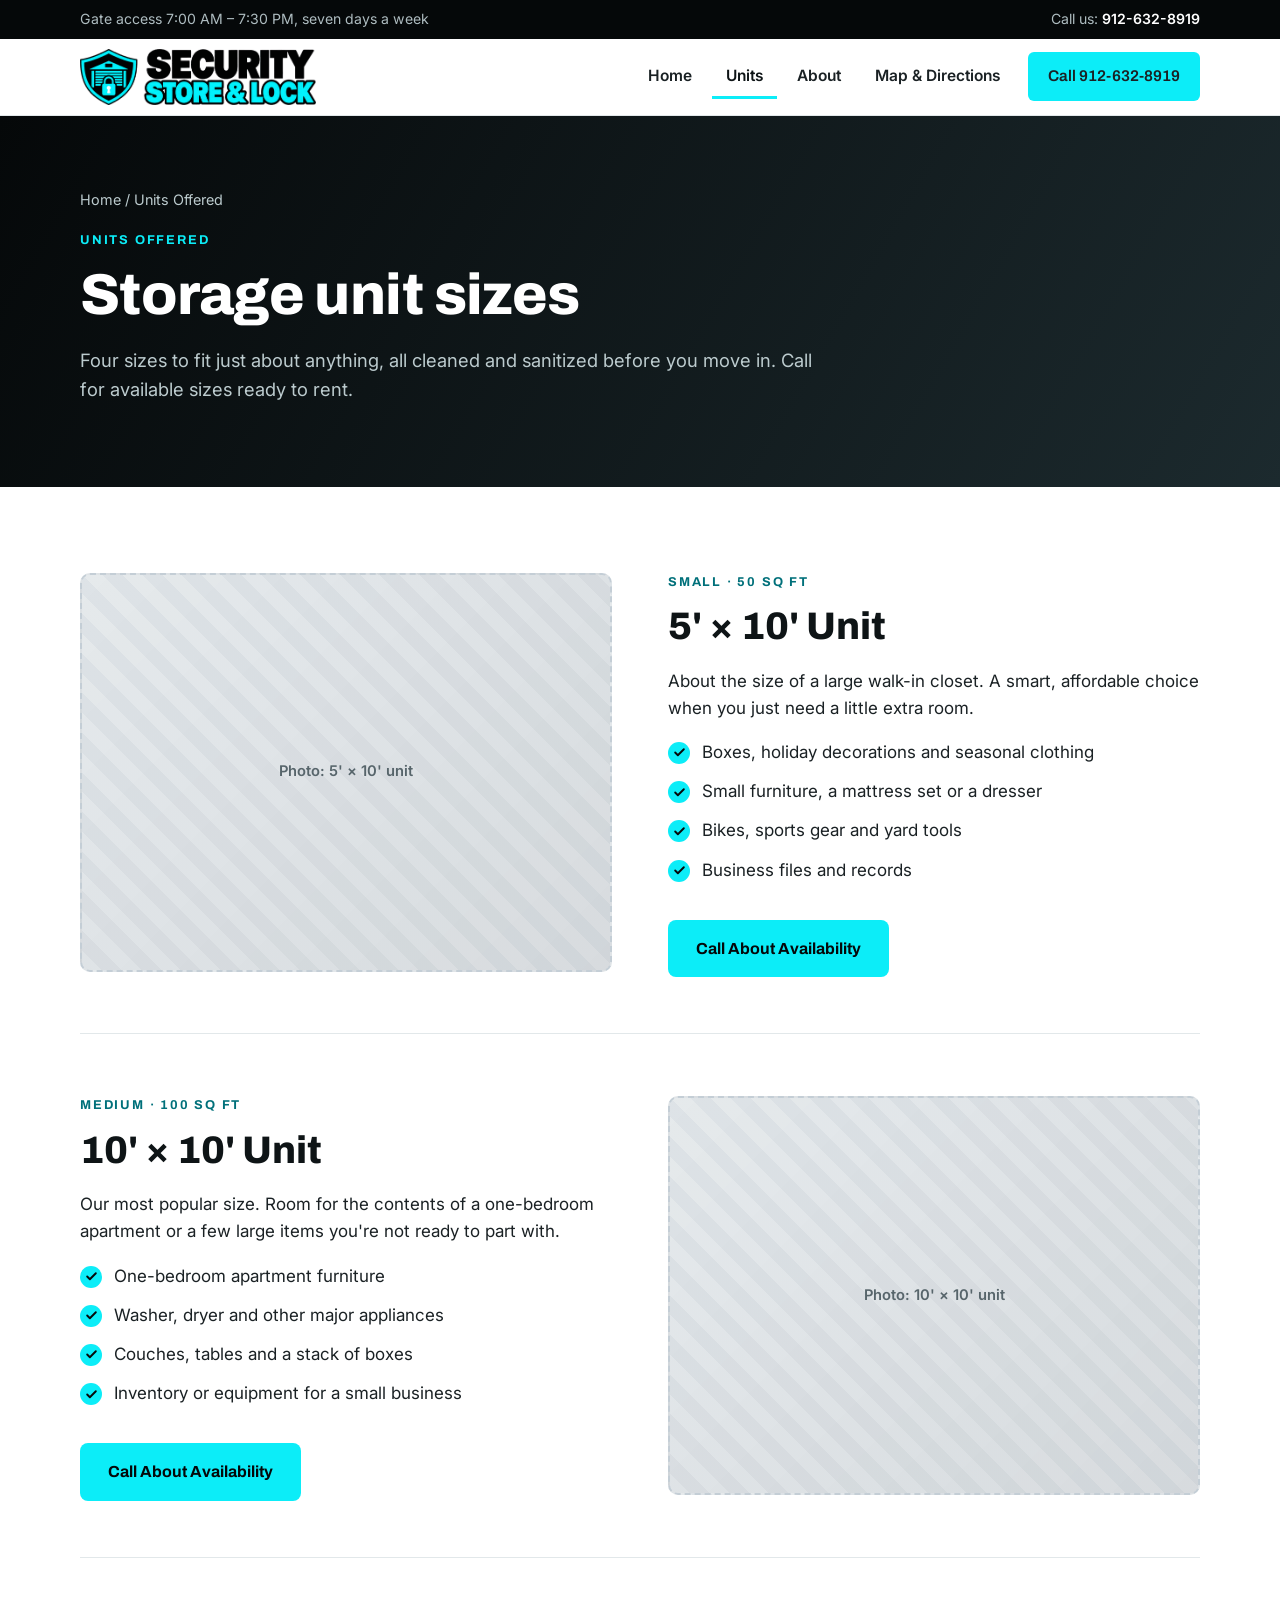
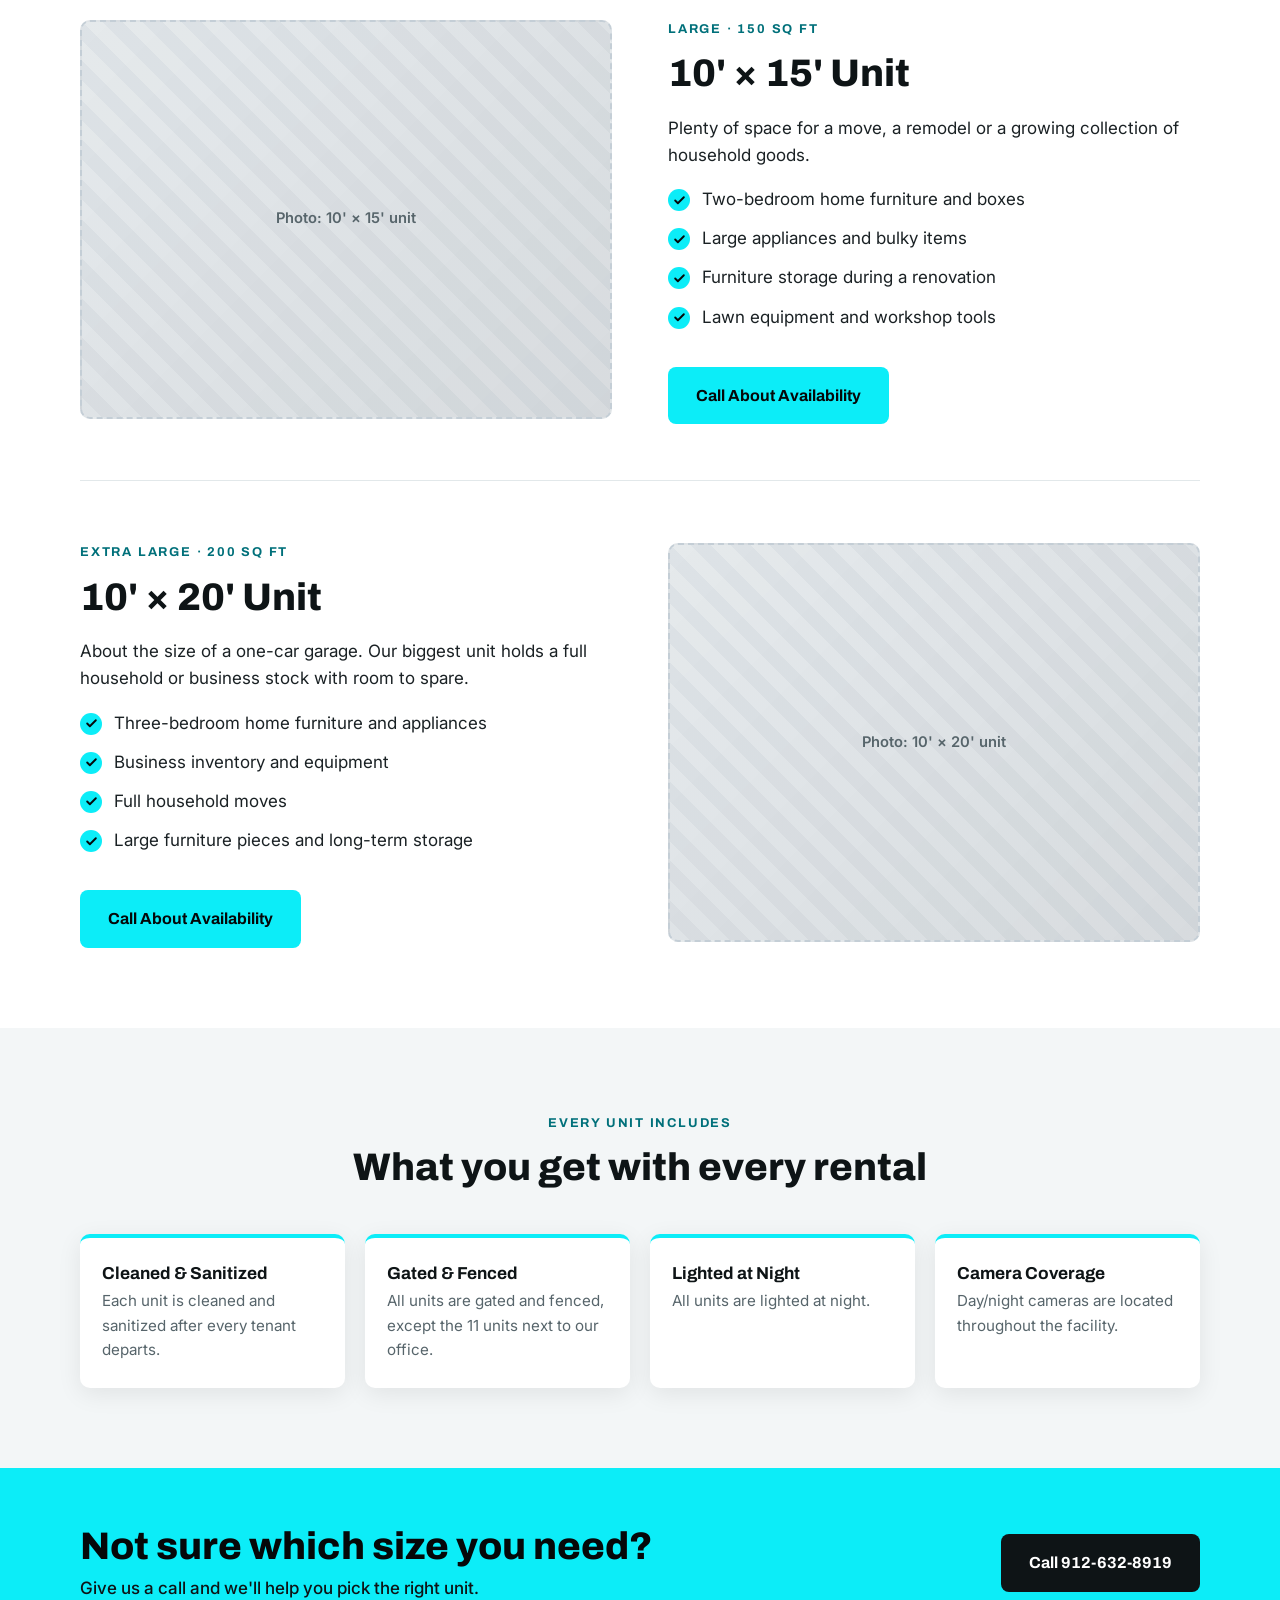
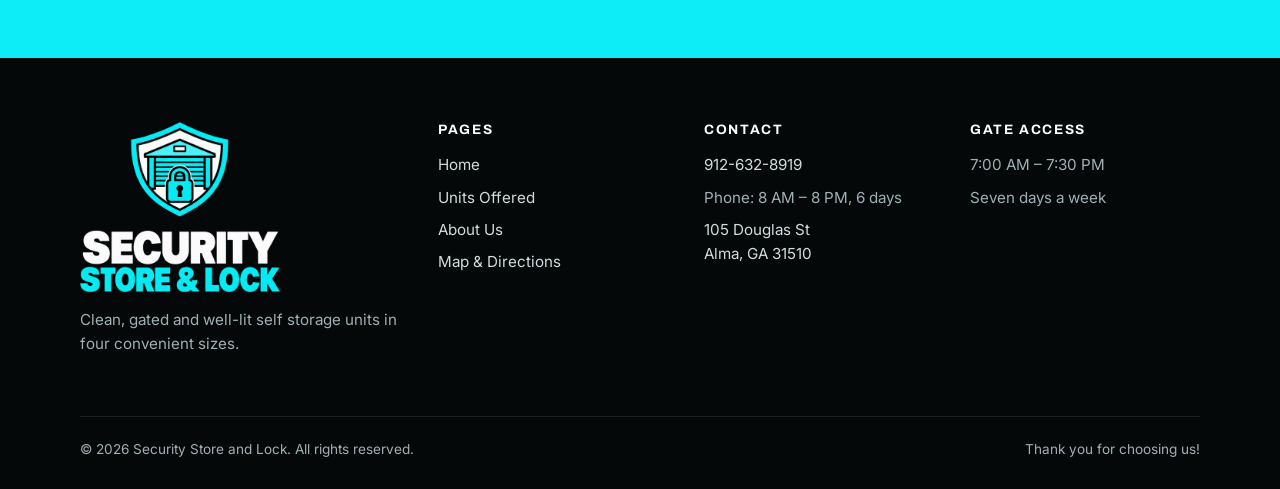
<file: units.html>
<!DOCTYPE html>
<html lang="en">
<head>
  <meta charset="UTF-8">
  <meta name="viewport" content="width=device-width, initial-scale=1">
  <title>Storage Unit Sizes | Security Store and Lock</title>
  <meta name="description" content="Storage units in 5x10, 10x10, 10x15 and 10x20 sizes. Cleaned, gated, lighted and camera-monitored. Call 912-632-8919 for availability.">
  <link rel="preconnect" href="https://fonts.googleapis.com">
  <link rel="preconnect" href="https://fonts.gstatic.com" crossorigin>
  <link href="https://fonts.googleapis.com/css2?family=Archivo:wght@600;700;800&family=Inter:wght@400;500;600;700&display=swap" rel="stylesheet">
  <link rel="icon" href="favicon.ico" sizes="any">
  <link rel="icon" type="image/png" sizes="32x32" href="images/favicon-32.png">
  <link rel="icon" type="image/png" sizes="512x512" href="images/favicon-512.png">
  <link rel="apple-touch-icon" href="images/apple-touch-icon.png">
  <meta name="theme-color" content="#050809">
  <meta property="og:image" content="images/logo.png">
  <link rel="stylesheet" href="css/styles.css?v=2">
</head>
<body>
  <a class="skip-link" href="#main">Skip to main content</a>

  <div class="topbar">
    <div class="container">
      <span class="hide-sm">Gate access 7:00 AM – 7:30 PM, seven days a week</span>
      <span>Call us: <a href="tel:+19126328919">912-632-8919</a></span>
    </div>
  </div>

  <header class="site-header">
    <div class="container">
      <a class="logo" href="index.html" aria-label="Security Store and Lock home">
        <img src="images/logo-horizontal.png" width="270" height="64" alt="Security Store &amp; Lock">
      </a>
      <button class="nav-toggle" aria-label="Menu" aria-expanded="false" aria-controls="site-nav"><span></span><span></span><span></span></button>
      <nav class="nav" id="site-nav" aria-label="Main">
        <a href="index.html">Home</a>
        <a href="units.html" aria-current="page">Units</a>
        <a href="about.html">About</a>
        <a href="directions.html">Map &amp; Directions</a>
        <a class="btn btn--accent" href="tel:+19126328919">Call 912-632-8919</a>
      </nav>
    </div>
  </header>

  <main id="main">
    <section class="page-hero">
      <div class="container">
        <div class="crumbs"><a href="index.html">Home</a> / Units Offered</div>
        <span class="eyebrow">Units Offered</span>
        <h1>Storage unit sizes</h1>
        <p class="lead">Four sizes to fit just about anything, all cleaned and sanitized before you move in. Call for available sizes ready to rent.</p>
      </div>
    </section>

    <section class="section">
      <div class="container stack">

        <div class="split" id="5x10">
          <div class="photo" aria-hidden="true" data-label="Photo: 5' × 10' unit"></div>
          <div>
            <span class="eyebrow">Small · 50 sq ft</span>
            <h2>5' × 10' Unit</h2>
            <p>About the size of a large walk-in closet. A smart, affordable choice when you just need a little extra room.</p>
            <ul class="check-list">
              <li>Boxes, holiday decorations and seasonal clothing</li>
              <li>Small furniture, a mattress set or a dresser</li>
              <li>Bikes, sports gear and yard tools</li>
              <li>Business files and records</li>
            </ul>
            <a class="btn btn--accent" href="tel:+19126328919">Call About Availability<span class="sr-only"> of 5' × 10' units</span></a>
          </div>
        </div>

        <hr class="divider">

        <div class="split reverse" id="10x10">
          <div class="photo" aria-hidden="true" data-label="Photo: 10' × 10' unit"></div>
          <div>
            <span class="eyebrow">Medium · 100 sq ft</span>
            <h2>10' × 10' Unit</h2>
            <p>Our most popular size. Room for the contents of a one-bedroom apartment or a few large items you're not ready to part with.</p>
            <ul class="check-list">
              <li>One-bedroom apartment furniture</li>
              <li>Washer, dryer and other major appliances</li>
              <li>Couches, tables and a stack of boxes</li>
              <li>Inventory or equipment for a small business</li>
            </ul>
            <a class="btn btn--accent" href="tel:+19126328919">Call About Availability<span class="sr-only"> of 10' × 10' units</span></a>
          </div>
        </div>

        <hr class="divider">

        <div class="split" id="10x15">
          <div class="photo" aria-hidden="true" data-label="Photo: 10' × 15' unit"></div>
          <div>
            <span class="eyebrow">Large · 150 sq ft</span>
            <h2>10' × 15' Unit</h2>
            <p>Plenty of space for a move, a remodel or a growing collection of household goods.</p>
            <ul class="check-list">
              <li>Two-bedroom home furniture and boxes</li>
              <li>Large appliances and bulky items</li>
              <li>Furniture storage during a renovation</li>
              <li>Lawn equipment and workshop tools</li>
            </ul>
            <a class="btn btn--accent" href="tel:+19126328919">Call About Availability<span class="sr-only"> of 10' × 15' units</span></a>
          </div>
        </div>

        <hr class="divider">

        <div class="split reverse" id="10x20">
          <div class="photo" aria-hidden="true" data-label="Photo: 10' × 20' unit"></div>
          <div>
            <span class="eyebrow">Extra Large · 200 sq ft</span>
            <h2>10' × 20' Unit</h2>
            <p>About the size of a one-car garage. Our biggest unit holds a full household or business stock with room to spare.</p>
            <ul class="check-list">
              <li>Three-bedroom home furniture and appliances</li>
              <li>Business inventory and equipment</li>
              <li>Full household moves</li>
              <li>Large furniture pieces and long-term storage</li>
            </ul>
            <a class="btn btn--accent" href="tel:+19126328919">Call About Availability<span class="sr-only"> of 10' × 20' units</span></a>
          </div>
        </div>

      </div>
    </section>

    <section class="section section--soft">
      <div class="container">
        <div class="section-head center">
          <span class="eyebrow">Every Unit Includes</span>
          <h2>What you get with every rental</h2>
        </div>
        <div class="features">
          <div class="feature"><h3>Cleaned &amp; Sanitized</h3><p>Each unit is cleaned and sanitized after every tenant departs.</p></div>
          <div class="feature"><h3>Gated &amp; Fenced</h3><p>All units are gated and fenced, except the 11 units next to our office.</p></div>
          <div class="feature"><h3>Lighted at Night</h3><p>All units are lighted at night.</p></div>
          <div class="feature"><h3>Camera Coverage</h3><p>Day/night cameras are located throughout the facility.</p></div>
        </div>
      </div>
    </section>

    <section class="cta-band">
      <div class="container">
        <div>
          <h2>Not sure which size you need?</h2>
          <p>Give us a call and we'll help you pick the right unit.</p>
        </div>
        <a class="btn btn--navy" href="tel:+19126328919">Call 912-632-8919</a>
      </div>
    </section>
  </main>

  <footer class="site-footer">
    <div class="container">
      <div class="footer-grid">
        <div>
          <a class="logo" href="index.html">
            <img src="images/logo-dark.png" width="200" height="170" alt="Security Store &amp; Lock">
          </a>
          <p style="margin-top:16px">Clean, gated and well-lit self storage units in four convenient sizes.</p>
        </div>
        <div>
          <h4>Pages</h4>
          <ul>
            <li><a href="index.html">Home</a></li>
            <li><a href="units.html">Units Offered</a></li>
            <li><a href="about.html">About Us</a></li>
            <li><a href="directions.html">Map &amp; Directions</a></li>
          </ul>
        </div>
        <div>
          <h4>Contact</h4>
          <ul>
            <li><a href="tel:+19126328919">912-632-8919</a></li>
            <li>Phone: 8 AM – 8 PM, 6 days</li>
            <li><a href="directions.html">105 Douglas St<br>Alma, GA 31510</a></li>
          </ul>
        </div>
        <div>
          <h4>Gate Access</h4>
          <ul>
            <li>7:00 AM – 7:30 PM</li>
            <li>Seven days a week</li>
          </ul>
        </div>
      </div>
      <div class="footer-bottom">
        <span>&copy; <span data-year>2026</span> Security Store and Lock. All rights reserved.</span>
        <span>Thank you for choosing us!</span>
      </div>
    </div>
  </footer>

  <a class="call-bar" href="tel:+19126328919">Call to Rent: 912-632-8919</a>

  <script src="js/main.js?v=2"></script>
</body>
</html>
</file>
<file: css/styles.css>
/* ==========================================================
   Security Store and Lock — site styles
   Brand colors are defined once here; change them to re-theme.
   ========================================================== */
:root {
  /* Brand: black + cyan, taken from the logo artwork */
  --navy: #0e1416;          /* brand black: headings, dark sections */
  --navy-dark: #050809;     /* deepest black: top bar, footer */
  --navy-light: #1c2a2e;
  --accent: #0cedf8;        /* logo cyan */
  --accent-dark: #00c4d0;
  --accent-text: #00707a;   /* cyan for small text/icons on light backgrounds (passes 4.5:1) */
  --accent-soft: #dffbfd;
  --ink: #1a2124;
  --muted: #57656b;
  --line: #e2e8ea;
  --bg: #ffffff;
  --bg-soft: #f3f6f7;
  --radius: 10px;
  --shadow: 0 6px 24px rgba(5, 8, 9, 0.08);
  --max: 1160px;
  --font-head: "Archivo", "Segoe UI", system-ui, sans-serif;
  --font-body: "Inter", "Segoe UI", system-ui, sans-serif;
}

*, *::before, *::after { box-sizing: border-box; }
html { scroll-behavior: smooth; scroll-padding-top: 96px; }
body {
  margin: 0;
  font-family: var(--font-body);
  color: var(--ink);
  background: var(--bg);
  line-height: 1.6;
  font-size: 17px;
  -webkit-font-smoothing: antialiased;
}
img { max-width: 100%; display: block; }
a { color: var(--navy-light); }
h1, h2, h3, h4 { font-family: var(--font-head); color: var(--navy); line-height: 1.15; margin: 0 0 .5em; }
h1 { font-size: clamp(2.2rem, 5vw, 3.6rem); font-weight: 800; letter-spacing: -0.01em; }
h2 { font-size: clamp(1.7rem, 3.2vw, 2.4rem); font-weight: 800; }
h3 { font-size: 1.25rem; font-weight: 700; }
p { margin: 0 0 1em; }

.container { width: 100%; max-width: var(--max); margin: 0 auto; padding: 0 20px; }
.section { padding: 80px 0; }
.section--soft { background: var(--bg-soft); }
.section--navy { background: var(--navy); color: #d6e1e3; }
.section--navy h2, .section--navy h3 { color: #fff; }
.eyebrow {
  display: inline-block;
  font-family: var(--font-head);
  font-size: .8rem;
  font-weight: 700;
  letter-spacing: .14em;
  text-transform: uppercase;
  color: var(--accent-text);
  margin-bottom: .75rem;
}
.section--navy .eyebrow, .hero .eyebrow, .page-hero .eyebrow { color: var(--accent); }
.lead { font-size: 1.15rem; color: var(--muted); max-width: 62ch; }
.section-head { max-width: 720px; margin-bottom: 44px; }
.section-head.center { margin-left: auto; margin-right: auto; text-align: center; }
.section-head.center .lead { margin-left: auto; margin-right: auto; }

/* ---------- Buttons ---------- */
.btn {
  display: inline-flex; align-items: center; gap: .5rem;
  padding: 14px 26px;
  border-radius: 8px;
  font-family: var(--font-head);
  font-weight: 700;
  font-size: 1rem;
  text-decoration: none;
  border: 2px solid transparent;
  transition: background .15s, color .15s, border-color .15s, transform .15s;
  cursor: pointer;
}
.btn:hover { transform: translateY(-1px); }
.btn--accent { background: var(--accent); color: var(--navy-dark); }
.btn--accent:hover { background: var(--accent-dark); }
.btn--ghost { border-color: rgba(255,255,255,.5); color: #fff; }
.btn--ghost:hover { border-color: #fff; background: rgba(255,255,255,.08); }
.btn--navy { background: var(--navy); color: #fff; }
.btn--navy:hover { background: var(--navy-light); }
.btn--outline { border-color: var(--navy); color: var(--navy); }
.btn--outline:hover { background: var(--navy); color: #fff; }
.btn-row { display: flex; flex-wrap: wrap; gap: 12px; }

/* ---------- Top bar + header ---------- */
.topbar { background: var(--navy-dark); color: #aebcc0; font-size: .88rem; }
.topbar .container { display: flex; justify-content: space-between; gap: 16px; padding-top: 8px; padding-bottom: 8px; flex-wrap: wrap; }
.topbar a { color: #fff; text-decoration: none; font-weight: 600; }

.site-header {
  position: sticky; top: 0; z-index: 50;
  background: #fff;
  border-bottom: 1px solid var(--line);
}
.site-header .container { display: flex; align-items: center; justify-content: space-between; height: 76px; }
.logo { display: flex; align-items: center; gap: 12px; text-decoration: none; }
.logo img { height: 56px; width: auto; }

.nav { display: flex; align-items: center; gap: 6px; }
.nav a {
  text-decoration: none; color: var(--ink);
  font-weight: 600; font-size: .97rem;
  padding: 10px 14px; border-radius: 6px;
}
.nav a:hover { background: var(--bg-soft); }
.nav a[aria-current="page"] { color: var(--navy); box-shadow: inset 0 -3px 0 var(--accent); border-radius: 0; }
.nav .btn { margin-left: 8px; padding: 10px 18px; white-space: nowrap; }
.nav-toggle { display: none; background: none; border: 0; padding: 12px; min-width: 48px; min-height: 48px; cursor: pointer; }
.nav-toggle span { display: block; width: 24px; height: 2px; background: var(--navy); margin: 5px 0; transition: transform .2s, opacity .2s; }

/* ---------- Hero ---------- */
.hero {
  position: relative;
  background:
    linear-gradient(100deg, rgba(5,8,9,.96) 0%, rgba(14,20,22,.88) 55%, rgba(14,20,22,.55) 100%),
    var(--hero-img, radial-gradient(circle at 85% 20%, rgba(12,237,248,.35), transparent 55%), linear-gradient(135deg, #1c2a2e, #050809));
  background-size: cover; background-position: center;
  color: #d6e1e3;
  padding: 110px 0 120px;
  overflow: hidden;
}
.hero h1 { color: #fff; max-width: 15ch; }
.hero .lead { color: #bccbce; }
.hero-grid { display: grid; grid-template-columns: 1.3fr 1fr; gap: 48px; align-items: center; }
.hero-card {
  background: rgba(255,255,255,.06);
  border: 1px solid rgba(255,255,255,.14);
  border-radius: var(--radius);
  padding: 28px;
  backdrop-filter: blur(4px);
}
.hero-card__label { color: #fff; font-size: 1rem; letter-spacing: .1em; text-transform: uppercase; margin-bottom: 14px; }
.hero-card .big { font-family: var(--font-head); font-size: 1.9rem; font-weight: 800; color: #fff; line-height: 1.1; }
.hero-card .sub { color: #aebcc0; margin: 4px 0 0; }
.hero-card hr { border: 0; border-top: 1px solid rgba(255,255,255,.14); margin: 20px 0; }

.page-hero {
  background: linear-gradient(120deg, var(--navy-dark), var(--navy-light));
  color: #bccbce;
  padding: 72px 0 64px;
}
.page-hero h1 { color: #fff; margin-bottom: .3em; }
.page-hero .lead { color: #bccbce; }
.crumbs { font-size: .9rem; margin-bottom: 14px; }
.crumbs a { color: #bccbce; text-decoration: none; }
.crumbs a:hover { color: #fff; }

/* ---------- Feature strip ---------- */
.features { display: grid; grid-template-columns: repeat(4, 1fr); gap: 20px; }
.features--overlap { margin-top: -60px; position: relative; z-index: 2; }
.feature {
  background: #fff;
  border-radius: var(--radius);
  padding: 26px 22px;
  box-shadow: var(--shadow);
  border-top: 4px solid var(--accent);
}
.feature .icon { width: 44px; height: 44px; border-radius: 10px; background: var(--accent-soft); display: grid; place-items: center; margin-bottom: 14px; }
.feature .icon svg { width: 22px; height: 22px; stroke: var(--accent-text); }
.feature h3, .section--navy .feature h3 { font-size: 1.08rem; margin-bottom: .35em; color: var(--navy); }
.feature p { color: var(--muted); font-size: .95rem; margin: 0; }

/* ---------- Units ---------- */
.units-grid { display: grid; grid-template-columns: repeat(4, 1fr); gap: 22px; }
.unit-card {
  background: #fff;
  border: 1px solid var(--line);
  border-radius: var(--radius);
  overflow: hidden;
  display: flex; flex-direction: column;
  transition: box-shadow .2s, transform .2s;
}
.unit-card:hover { box-shadow: var(--shadow); }
.unit-visual { background: var(--bg-soft); padding: 22px; display: grid; place-items: center; height: 150px; border-bottom: 1px solid var(--line); }
.unit-visual .box {
  background: var(--navy);
  border-radius: 3px;
  position: relative;
  box-shadow: inset 0 0 0 2px rgba(255,255,255,.08);
}
.unit-visual .box::after {
  content: ""; position: absolute; inset: 18% 12% 0;
  background: repeating-linear-gradient(to bottom, rgba(255,255,255,.22) 0 2px, transparent 2px 7px);
}
.unit-body { padding: 22px; flex: 1; display: flex; flex-direction: column; }
.unit-size { font-family: var(--font-head); font-size: 1.6rem; font-weight: 800; color: var(--navy); margin: 0; }
.unit-sqft { font-size: .85rem; font-weight: 700; color: var(--accent-text); letter-spacing: .06em; text-transform: uppercase; margin-bottom: 10px; }
.unit-body p { color: var(--muted); font-size: .95rem; }
.unit-body ul { padding-left: 1.1em; color: var(--muted); font-size: .93rem; margin: 0 0 18px; }
.unit-body .btn { margin-top: auto; justify-content: center; }

/* ---------- Split / about ---------- */
.split { display: grid; grid-template-columns: 1fr 1fr; gap: 56px; align-items: center; }
.split.reverse > :first-child { order: 2; }
.check-list { list-style: none; padding: 0; margin: 0 0 24px; }
.check-list li { position: relative; padding: 0 0 12px 34px; }
.check-list li::before {
  content: ""; position: absolute; left: 0; top: 3px;
  width: 22px; height: 22px; border-radius: 50%;
  background: var(--accent) url("data:image/svg+xml,%3Csvg xmlns='http://www.w3.org/2000/svg' viewBox='0 0 24 24' fill='none' stroke='%23050809' stroke-width='3.5' stroke-linecap='round' stroke-linejoin='round'%3E%3Cpolyline points='20 6 9 17 4 12'/%3E%3C/svg%3E") center / 13px no-repeat;
}

/* ---------- Photo placeholders ----------
   To add a real photo, replace a  <div class="photo" ...>  with:
   <img class="photo" src="images/your-photo.jpg" alt="Describe the photo">
*/
.photo {
  width: 100%;
  aspect-ratio: 4 / 3;
  object-fit: cover;
  border-radius: var(--radius);
  background:
    linear-gradient(135deg, rgba(14,20,22,.04), rgba(14,20,22,.10)),
    repeating-linear-gradient(45deg, #eef2f5 0 14px, #e6ebef 14px 28px);
  border: 2px dashed #c4ced6;
  display: grid; place-items: center;
  color: var(--muted);
  font-weight: 600; font-size: .92rem;
  text-align: center; padding: 16px;
}
img.photo { border: 0; padding: 0; display: block; background: var(--bg-soft); }
.photo.wide { aspect-ratio: 16 / 9; }
.photo::before { content: attr(data-label); }
.gallery { display: grid; grid-template-columns: repeat(3, 1fr); gap: 18px; }

/* ---------- Info cards (hours, gate) ---------- */
.info-grid { display: grid; grid-template-columns: 1.2fr 1fr; gap: 28px; }
.card {
  background: #fff;
  border: 1px solid var(--line);
  border-radius: var(--radius);
  padding: 30px;
}
.card h3 { display: flex; align-items: center; gap: 10px; }
.card h3 svg { width: 22px; height: 22px; stroke: var(--accent-text); flex: none; }
.hours { width: 100%; border-collapse: collapse; font-size: .98rem; }
.hours th, .hours td { text-align: left; padding: 11px 14px; }
.hours th { font-weight: 700; color: var(--navy); width: 40%; }
.hours tr:nth-child(odd) { background: var(--bg-soft); }
.hours tr.today th, .hours tr.today td { background: var(--accent-soft); box-shadow: inset 0 2px 0 var(--accent), inset 0 -2px 0 var(--accent); }
.hours tr.today th { box-shadow: inset 3px 0 0 var(--accent), inset 0 2px 0 var(--accent), inset 0 -2px 0 var(--accent); }
.hours tr.today th::after { content: "Today"; margin-left: 8px; font-size: .7rem; background: var(--accent); color: var(--navy-dark); padding: 2px 7px; border-radius: 20px; vertical-align: middle; }
.note { font-size: .93rem; color: var(--muted); margin-top: 14px; }
.gate-time { font-family: var(--font-head); font-size: 2.1rem; font-weight: 800; color: var(--navy); line-height: 1.1; margin: 4px 0; }
.pill { display: inline-block; background: var(--accent-soft); color: var(--accent-text); font-weight: 700; font-size: .82rem; padding: 4px 12px; border-radius: 30px; }
.stack > * + * { margin-top: 28px; }

/* ---------- CTA band ---------- */
.cta-band { background: var(--accent); padding: 56px 0; }
.cta-band .container { display: flex; align-items: center; justify-content: space-between; gap: 24px; flex-wrap: wrap; }
.cta-band h2 { margin: 0; color: var(--navy-dark); }
.cta-band p { margin: 6px 0 0; color: var(--navy); font-weight: 500; }

/* ---------- Map ---------- */
.map-embed { width: 100%; aspect-ratio: 16 / 10; border: 0; border-radius: var(--radius); background: var(--bg-soft); }
.site-map-wrap { background: #fff; border: 1px solid var(--line); border-radius: var(--radius); padding: 20px; }
.site-map { width: 100%; height: auto; display: block; }
.legend { display: flex; flex-wrap: wrap; gap: 14px 24px; margin-top: 16px; font-size: .9rem; color: var(--muted); }
.legend span { display: inline-flex; align-items: center; gap: 8px; }
.legend i { width: 16px; height: 16px; border-radius: 3px; display: inline-block; }
.steps { counter-reset: step; list-style: none; padding: 0; margin: 0; }
.steps li { counter-increment: step; position: relative; padding: 0 0 22px 52px; }
.steps li::before {
  content: counter(step);
  position: absolute; left: 0; top: -2px;
  width: 34px; height: 34px; border-radius: 50%;
  background: var(--navy); color: #fff;
  display: grid; place-items: center;
  font-family: var(--font-head); font-weight: 800;
}
.steps strong { color: var(--navy); }

/* ---------- Placeholder highlight (things the owner must fill in) ---------- */
.todo { background: #fff4d6; border-bottom: 2px dotted var(--accent-dark); padding: 0 3px; }

/* ---------- Footer ---------- */
.site-footer { background: var(--navy-dark); color: #9fb0b4; padding: 64px 0 28px; font-size: .95rem; }
.footer-grid { display: grid; grid-template-columns: 1.4fr 1fr 1fr 1fr; gap: 36px; }
.site-footer h4 { color: #fff; font-size: .85rem; letter-spacing: .12em; text-transform: uppercase; margin-bottom: 16px; }
.site-footer a { color: #d2dcde; text-decoration: none; }
.site-footer a:hover { color: var(--accent); }
.site-footer ul { list-style: none; padding: 0; margin: 0; }
.site-footer li { margin-bottom: 8px; }
.site-footer .logo img { height: auto; width: 200px; }
.footer-bottom { border-top: 1px solid rgba(255,255,255,.1); margin-top: 44px; padding-top: 22px; font-size: .85rem; display: flex; justify-content: space-between; flex-wrap: wrap; gap: 10px; }

/* ---------- Responsive ---------- */
@media (max-width: 1000px) {
  .features, .units-grid { grid-template-columns: repeat(2, 1fr); }
  .footer-grid { grid-template-columns: 1fr 1fr; }
}
@media (max-width: 860px) {
  .nav-toggle { display: block; }
  .nav {
    position: absolute; top: 76px; left: 0; right: 0;
    background: #fff; border-bottom: 1px solid var(--line);
    flex-direction: column; align-items: stretch; gap: 0;
    padding: 10px 16px 18px;
    display: none;
  }
  .nav.open { display: flex; }
  .nav a { padding: 14px 10px; border-bottom: 1px solid var(--line); }
  .nav a[aria-current="page"] { box-shadow: inset 4px 0 0 var(--accent); }
  .nav .btn { margin: 14px 0 0; justify-content: center; border-bottom: 0; }
  .nav-toggle[aria-expanded="true"] span:nth-child(1) { transform: translateY(7px) rotate(45deg); }
  .nav-toggle[aria-expanded="true"] span:nth-child(2) { opacity: 0; }
  .nav-toggle[aria-expanded="true"] span:nth-child(3) { transform: translateY(-7px) rotate(-45deg); }
  .hero-grid, .split, .info-grid { grid-template-columns: 1fr; gap: 32px; }
  .split.reverse > :first-child { order: 0; }
  .gallery { grid-template-columns: 1fr 1fr; }
  .section { padding: 60px 0; }
  .hero { padding: 72px 0 100px; }
}
@media (max-width: 560px) {
  .feature p, .unit-body p, .unit-body ul, .note, .legend { font-size: 1rem; }
  .topbar { font-size: .95rem; }
  .hours { font-size: 1.02rem; }
  .container { padding: 0 16px; }
  .features, .units-grid, .gallery, .footer-grid { grid-template-columns: 1fr; }
  .topbar .container { justify-content: center; text-align: center; }
  .topbar .hide-sm { display: none; }
  .card { padding: 22px; }
  .hours th, .hours td { padding: 10px; }
  .btn-row .btn { flex: 1 1 100%; justify-content: center; }
}
.site-footer .todo { background: rgba(232,163,61,.18); color: #f3d6a6; }

/* ---------- Accessibility helpers ---------- */
:focus-visible {
  outline: 3px solid var(--navy-dark);
  outline-offset: 2px;
  box-shadow: 0 0 0 6px var(--accent);
  border-radius: 4px;
}
.skip-link {
  position: absolute; left: 12px; top: -60px; z-index: 100;
  background: var(--accent); color: var(--navy-dark);
  padding: 12px 18px; font-weight: 700; border-radius: 6px; text-decoration: none;
}
.skip-link:focus { top: 12px; }
.sr-only { position: absolute; width: 1px; height: 1px; padding: 0; margin: -1px; overflow: hidden; clip: rect(0,0,0,0); white-space: nowrap; border: 0; }

/* ---------- Misc components ---------- */
.divider { border: 0; border-top: 1px solid var(--line); margin: 56px 0; }
.btn--outline-dark { border-color: var(--navy-dark); color: var(--navy-dark); }
.btn--outline-dark:hover { background: var(--navy-dark); color: #fff; }
.legend i { flex: none; }
.site-map-wrap { overflow-x: auto; -webkit-overflow-scrolling: touch; }
.map-key { margin: 18px 0 0; padding-left: 1.1em; font-size: 1rem; }
.map-key li { margin-bottom: 4px; }
.swipe-hint { display: none; }
@media (max-width: 700px) {
  .site-map { min-width: 760px; }
  .swipe-hint { display: block; margin: 0 0 10px; }
}

/* ---------- Sticky call bar (phones) ---------- */
.call-bar { display: none; }
@media (max-width: 860px) {
  .call-bar {
    display: flex; align-items: center; justify-content: center;
    position: fixed; left: 0; right: 0; bottom: 0; z-index: 60;
    min-height: 56px; padding: 10px 16px calc(10px + env(safe-area-inset-bottom));
    background: var(--accent); color: var(--navy-dark);
    font: 800 1.1rem var(--font-head); text-decoration: none;
    box-shadow: 0 -4px 16px rgba(5,8,9,.18);
  }
  body { padding-bottom: 72px; }
}

@media (prefers-reduced-motion: reduce) {
  html { scroll-behavior: auto; }
  *, *::before, *::after { transition: none !important; animation: none !important; }
  .btn:hover { transform: none; }
}

@media (max-width: 560px) {
  .logo img { height: 46px; }
}
</file>
